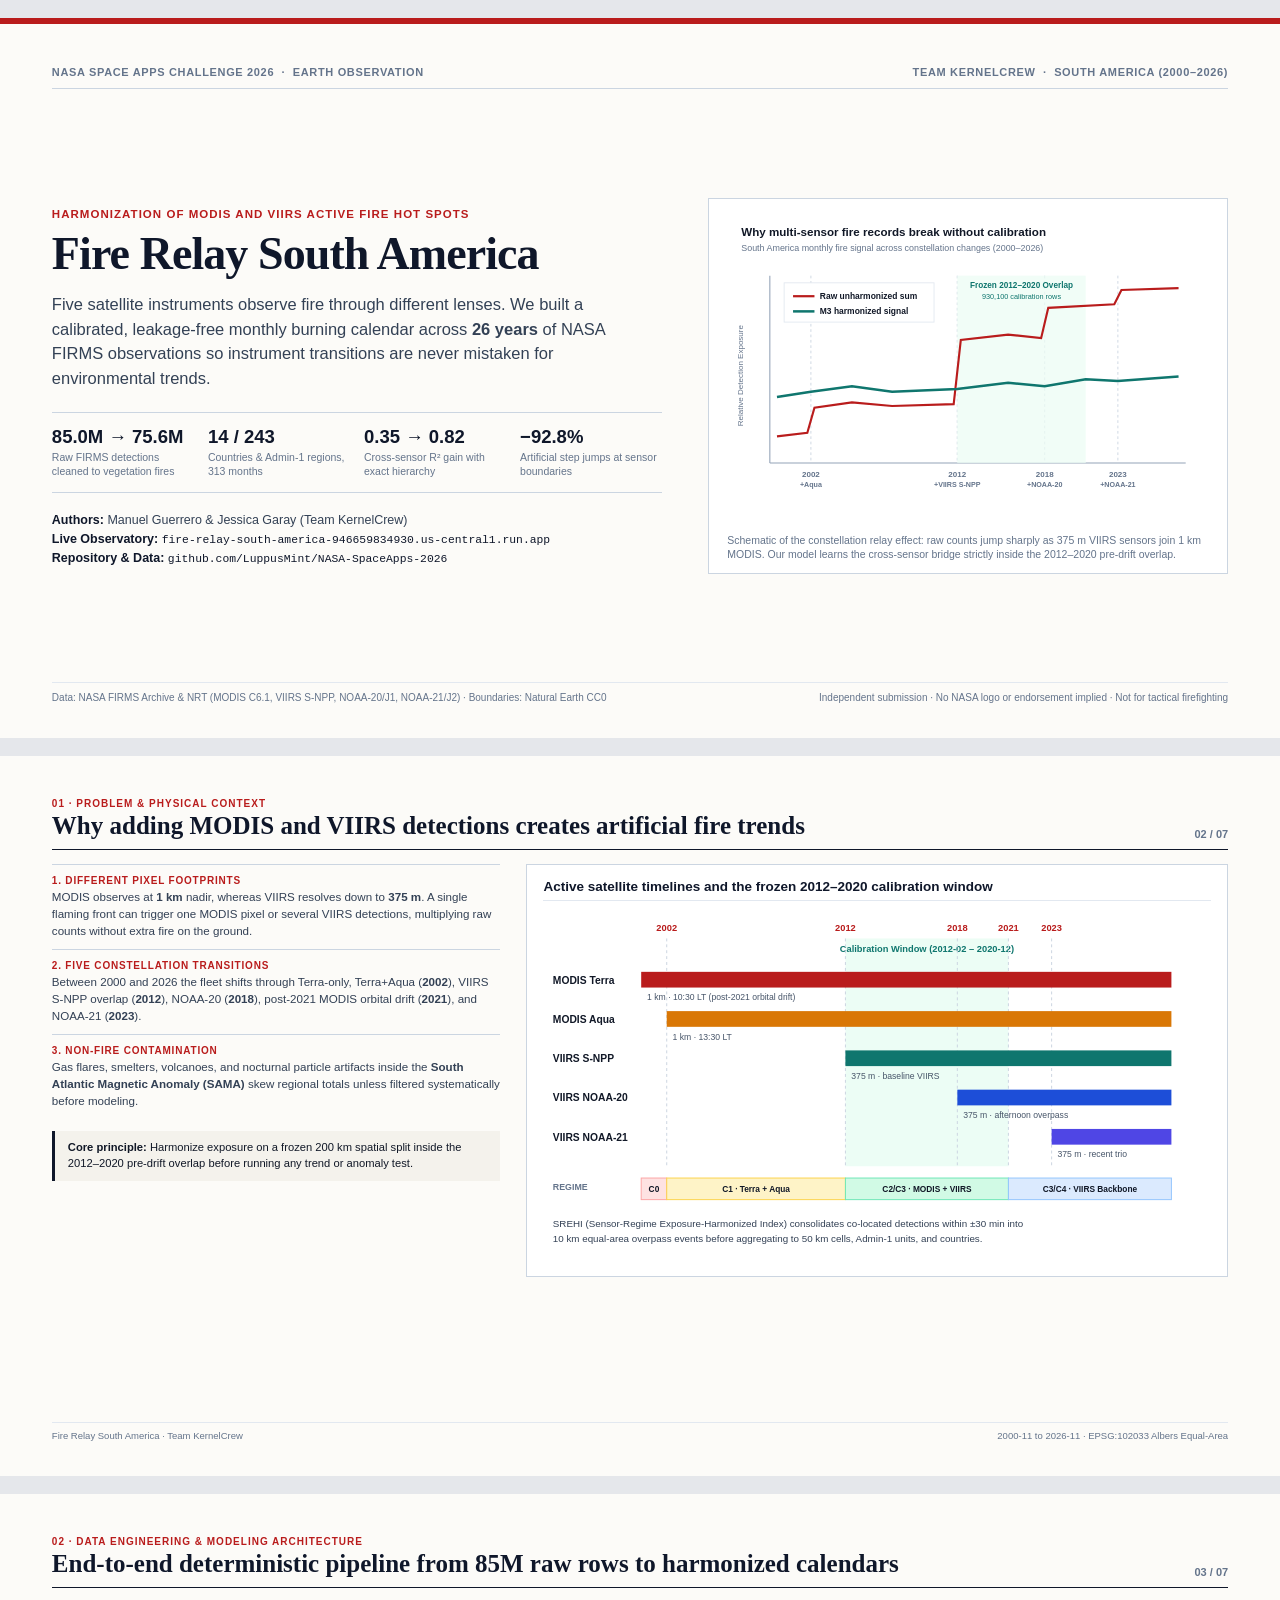
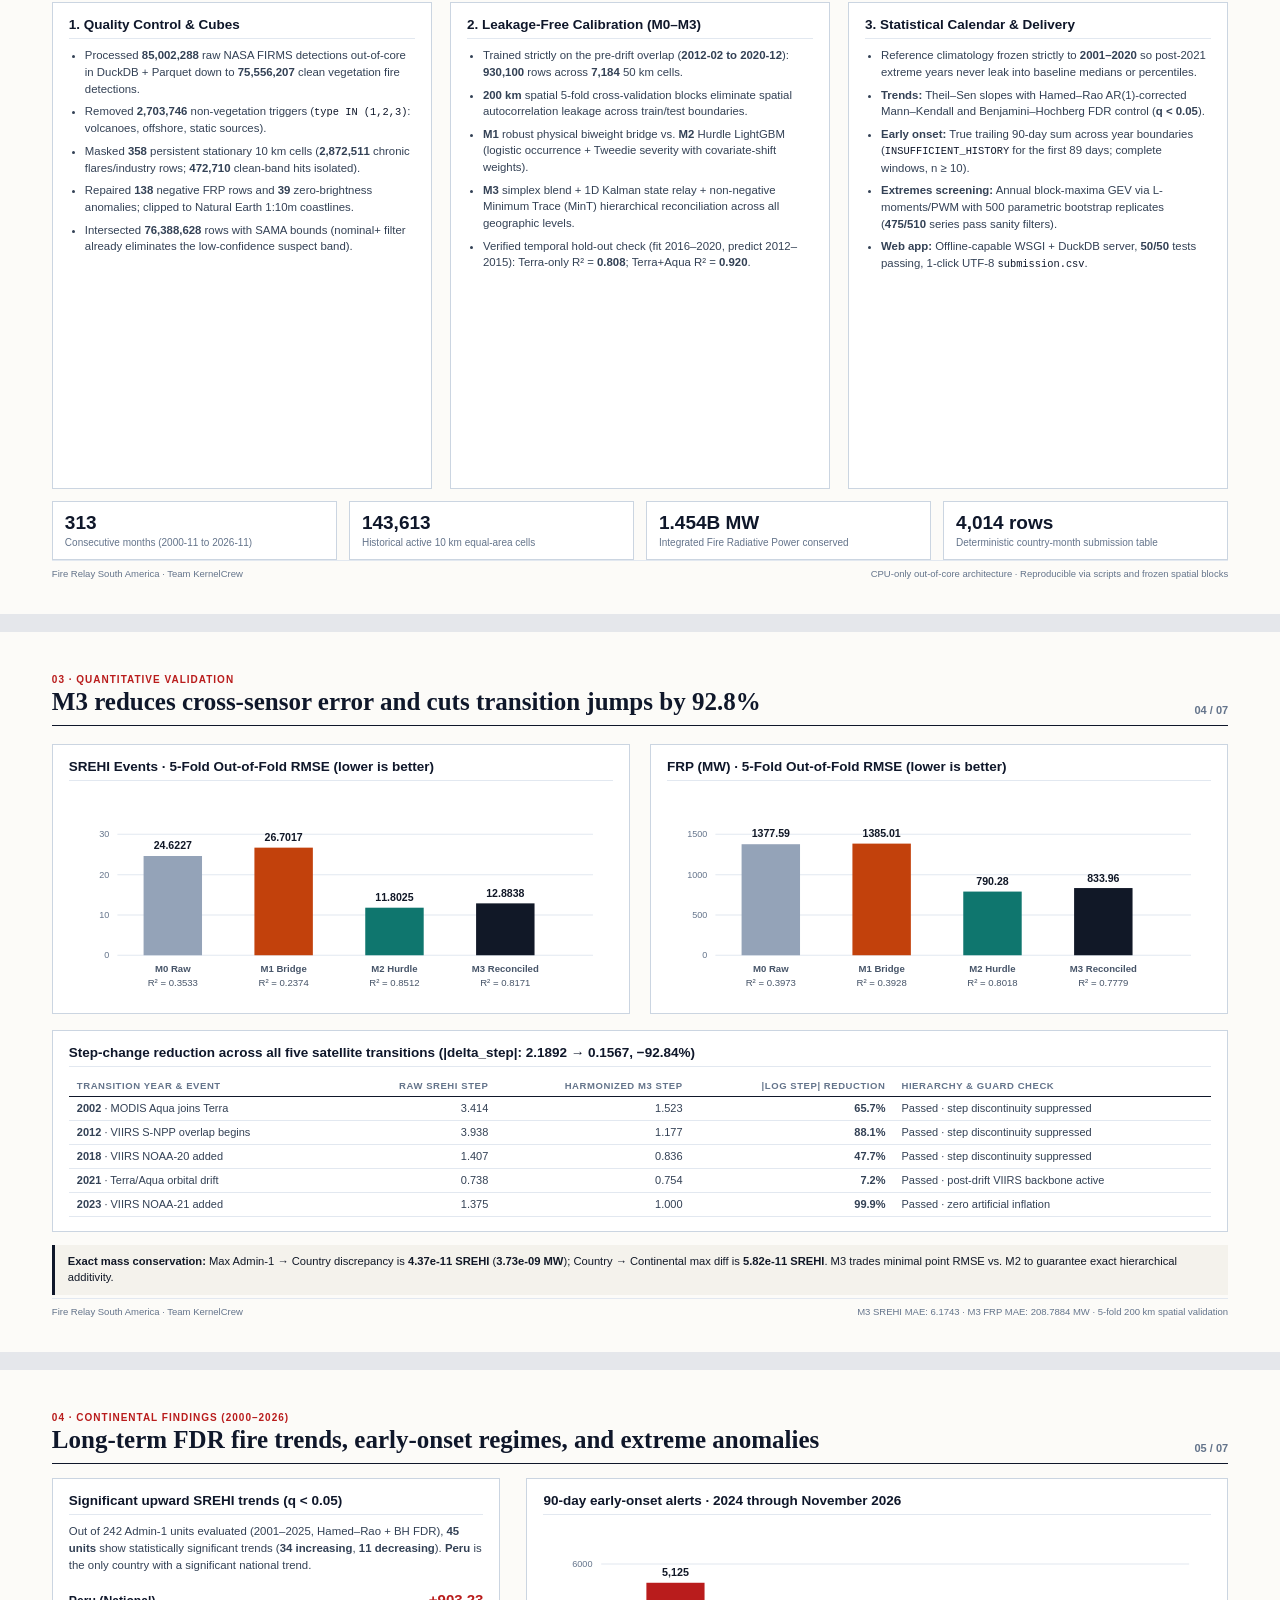
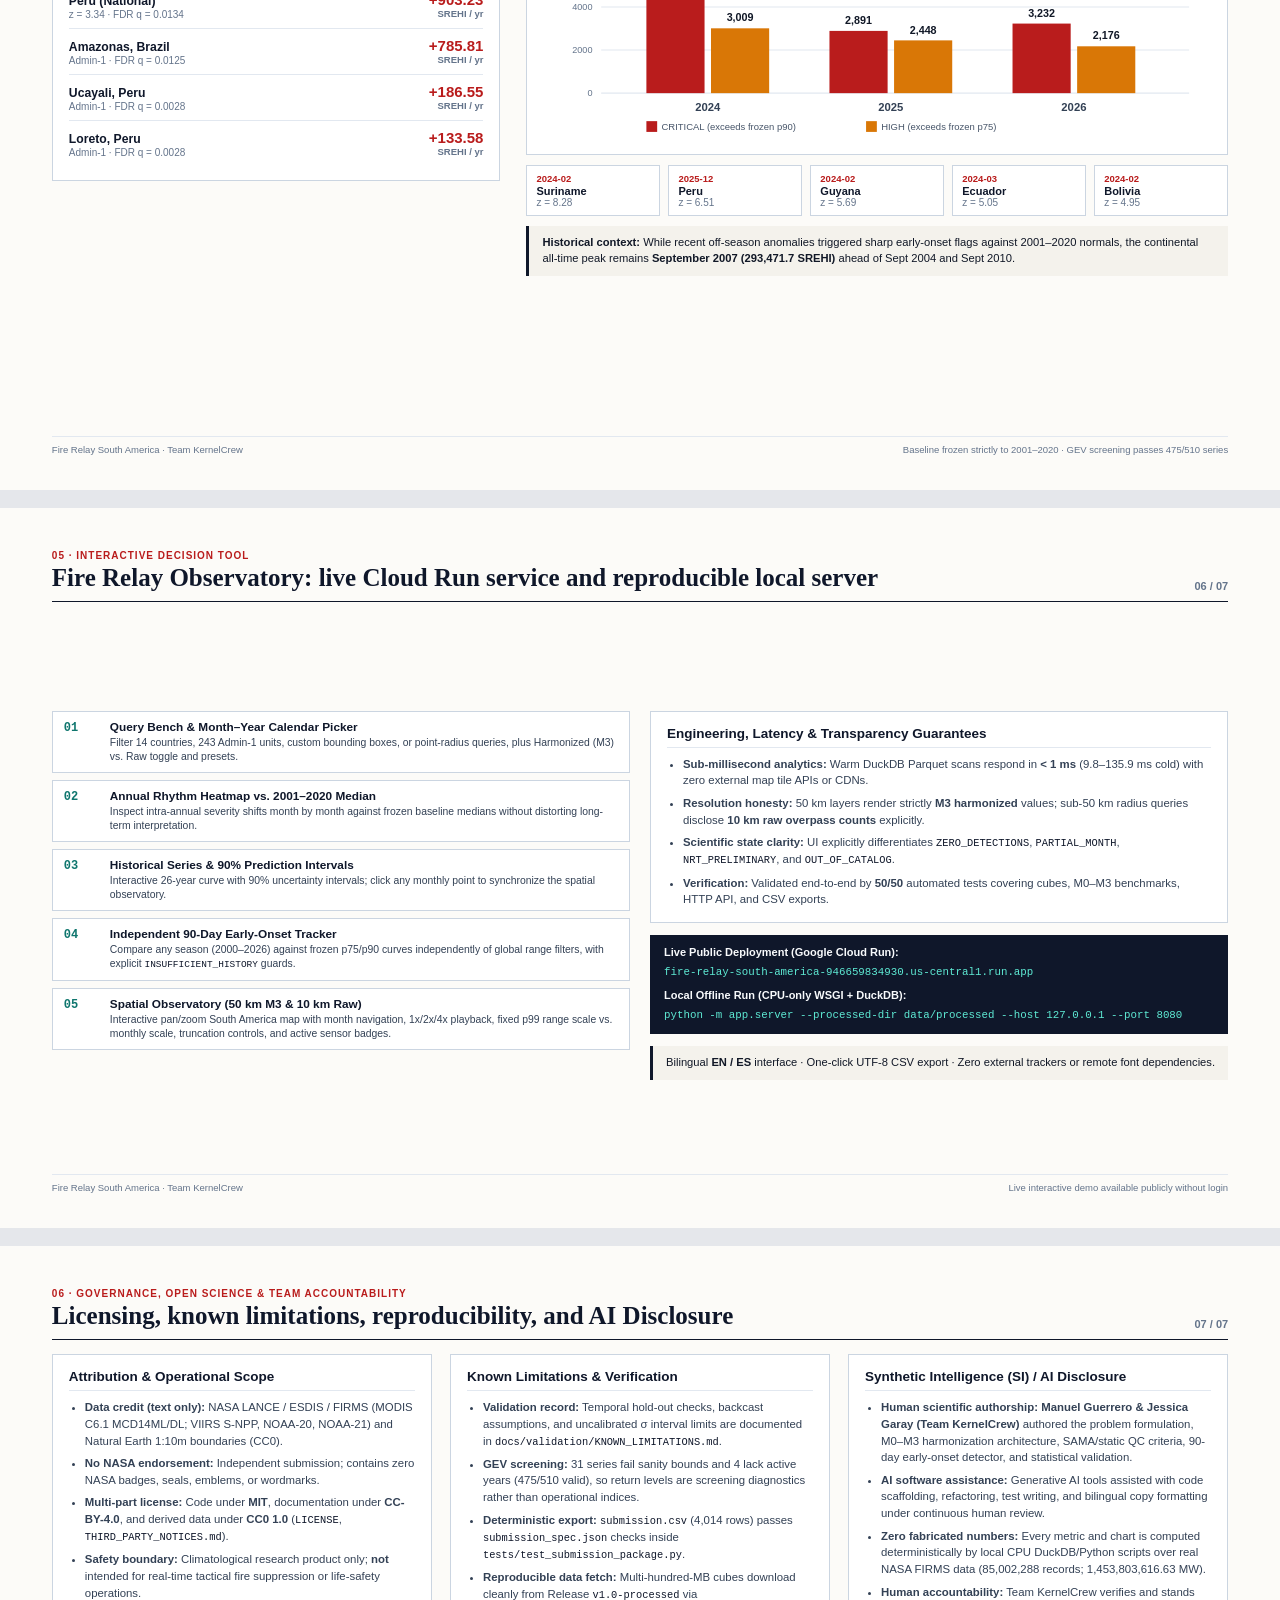
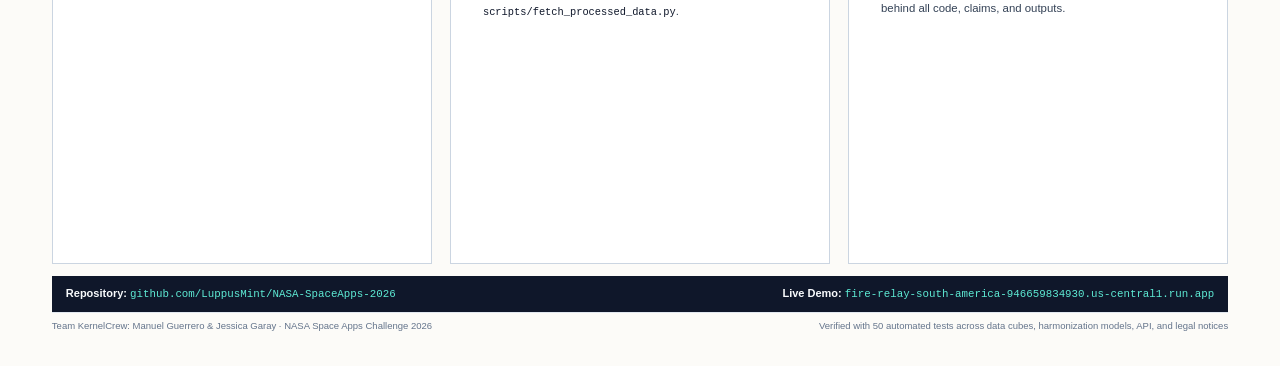
<file: docs/presentation.html>
<!doctype html>
<html lang="en">
<head>
<meta charset="utf-8">
<meta name="viewport" content="width=device-width, initial-scale=1">
<title>Fire Relay South America — KernelCrew (NASA Space Apps Challenge 2026)</title>
<style>
  @page { size: 13.333in 7.5in; margin: 0; }

  :root {
    --ink: #111827;
    --ink-soft: #334155;
    --muted: #64748b;
    --line: #e2e8f0;
    --line-strong: #cbd5e1;
    --paper: #fcfbf8;
    --surface: #ffffff;
    --subtle: #f4f2ec;
    --accent: #b45309;
    --fire: #b91c1c;
    --teal: #0f766e;
    --teal-soft: #ecfdf5;
    --navy: #0f172a;
    --blue: #1d4ed8;
  }

  * { box-sizing: border-box; }
  html, body { margin: 0; padding: 0; background: #e5e7eb; }

  body {
    color: var(--ink);
    font-family: "Inter", "Segoe UI", "Helvetica Neue", Arial, sans-serif;
    -webkit-font-smoothing: antialiased;
    -webkit-print-color-adjust: exact;
    print-color-adjust: exact;
  }

  .slide {
    position: relative;
    width: 13.333in;
    height: 7.5in;
    padding: 0.44in 0.54in 0.36in;
    margin: 18px auto;
    overflow: hidden;
    background: var(--paper);
    display: flex;
    flex-direction: column;
    justify-content: space-between;
    break-after: page;
    page-break-after: always;
  }

  .slide:last-of-type {
    break-after: auto;
    page-break-after: auto;
    margin-bottom: 0;
  }

  @media print {
    html, body { background: var(--paper); }
    .slide {
      margin: 0 !important;
      padding: 0.38in 0.50in 0.30in;
      height: 7.49in;
      width: 13.333in;
      box-shadow: none;
    }
  }

  /* Cover Slide (Editorial Clean Light Layout) */
  #slide-1 {
    background: var(--paper);
    border-top: 6px solid var(--fire);
  }

  .cover-bar {
    display: flex;
    justify-content: space-between;
    align-items: center;
    border-bottom: 1px solid var(--line-strong);
    padding-bottom: 10px;
    font-size: 11px;
    font-weight: 600;
    letter-spacing: 0.06em;
    text-transform: uppercase;
    color: var(--muted);
  }

  .cover-grid {
    display: grid;
    grid-template-columns: 1.08fr 0.92fr;
    gap: 0.48in;
    align-items: center;
    margin: auto 0;
  }

  .cover-eyebrow {
    display: inline-block;
    color: var(--fire);
    font-size: 11.5px;
    font-weight: 700;
    letter-spacing: 0.09em;
    text-transform: uppercase;
    margin-bottom: 10px;
  }

  #slide-1 h1 {
    margin: 0 0 14px;
    font-family: "Georgia", "Times New Roman", serif;
    font-size: 46px;
    line-height: 1.06;
    letter-spacing: -0.02em;
    color: var(--navy);
    font-weight: 700;
  }

  .cover-lead {
    margin: 0 0 22px;
    font-size: 16.5px;
    line-height: 1.48;
    color: var(--ink-soft);
    max-width: 95%;
  }

  .cover-metrics {
    display: grid;
    grid-template-columns: repeat(4, 1fr);
    gap: 14px;
    border-top: 1px solid var(--line-strong);
    border-bottom: 1px solid var(--line-strong);
    padding: 14px 0;
  }

  .cm-val {
    font-size: 18.5px;
    font-weight: 800;
    color: var(--navy);
    font-variant-numeric: tabular-nums;
    white-space: nowrap;
    line-height: 1.1;
  }

  .cm-lbl {
    margin-top: 4px;
    font-size: 10.5px;
    color: var(--muted);
    line-height: 1.28;
  }

  .cover-meta {
    margin-top: 18px;
    font-size: 12.5px;
    color: var(--ink-soft);
    line-height: 1.5;
  }

  .cover-meta strong { color: var(--navy); }

  .cover-figure {
    background: var(--surface);
    border: 1px solid var(--line-strong);
    padding: 16px 18px 12px;
  }

  .fig-caption {
    font-size: 10.5px;
    color: var(--muted);
    margin-top: 6px;
    line-height: 1.35;
  }

  .cover-footer {
    display: flex;
    justify-content: space-between;
    align-items: center;
    border-top: 1px solid var(--line);
    padding-top: 9px;
    font-size: 10px;
    color: var(--muted);
  }

  /* Shared Inner Slide Header & Footer */
  .head {
    display: flex;
    justify-content: space-between;
    align-items: flex-end;
    border-bottom: 1.5px solid var(--navy);
    padding-bottom: 9px;
    margin-bottom: 14px;
  }

  .kicker {
    display: block;
    font-size: 10px;
    font-weight: 700;
    letter-spacing: 0.1em;
    text-transform: uppercase;
    color: var(--fire);
    margin-bottom: 3px;
  }

  h2 {
    margin: 0;
    font-family: "Georgia", "Times New Roman", serif;
    font-size: 25px;
    line-height: 1.12;
    color: var(--navy);
    font-weight: 700;
  }

  .page-num {
    font-size: 11px;
    font-weight: 700;
    color: var(--muted);
    font-variant-numeric: tabular-nums;
  }

  .foot {
    display: flex;
    justify-content: space-between;
    align-items: center;
    border-top: 1px solid var(--line);
    padding-top: 7px;
    font-size: 9.5px;
    color: var(--muted);
  }

  /* Editorial Blocks & Tables */
  .cols-2 {
    display: grid;
    grid-template-columns: 0.39fr 0.61fr;
    gap: 26px;
    align-items: start;
    flex: 1;
  }

  .cols-equal {
    display: grid;
    grid-template-columns: 1fr 1fr;
    gap: 20px;
    align-items: start;
  }

  .cols-3 {
    display: grid;
    grid-template-columns: repeat(3, 1fr);
    gap: 18px;
    flex: 1;
    align-items: stretch;
  }

  .panel {
    background: var(--surface);
    border: 1px solid var(--line-strong);
    padding: 14px 16px;
  }

  .panel h3 {
    margin: 0 0 8px;
    font-size: 13.5px;
    font-weight: 700;
    color: var(--navy);
    border-bottom: 1px solid var(--line);
    padding-bottom: 6px;
  }

  .panel p, .panel li {
    margin: 0;
    font-size: 11.4px;
    line-height: 1.46;
    color: var(--ink-soft);
  }

  .panel ul {
    margin: 0;
    padding-left: 16px;
  }

  .panel li + li { margin-top: 6px; }

  .num-item {
    border-top: 1px solid var(--line-strong);
    padding: 10px 0;
  }
  .num-item:last-child { border-bottom: 1px solid var(--line-strong); }

  .num-tag {
    font-size: 10px;
    font-weight: 700;
    text-transform: uppercase;
    letter-spacing: 0.08em;
    color: var(--fire);
    margin-bottom: 3px;
  }

  .num-item p {
    margin: 0;
    font-size: 11.6px;
    line-height: 1.44;
    color: var(--ink-soft);
  }

  .note-bar {
    background: var(--subtle);
    border-left: 3px solid var(--navy);
    padding: 9px 13px;
    font-size: 11.2px;
    line-height: 1.42;
    color: var(--ink);
  }

  .mono {
    font-family: "JetBrains Mono", "Consolas", monospace;
    font-size: 0.91em;
    color: var(--navy);
  }

  table {
    width: 100%;
    border-collapse: collapse;
    font-size: 11px;
    font-variant-numeric: tabular-nums;
  }

  th {
    text-align: left;
    font-size: 9.5px;
    text-transform: uppercase;
    letter-spacing: 0.06em;
    color: var(--muted);
    border-bottom: 1.5px solid var(--navy);
    padding: 5px 8px;
  }

  td {
    padding: 5.5px 8px;
    border-bottom: 1px solid var(--line);
    color: var(--ink-soft);
  }

  th.num, td.num { text-align: right; }

  .kpi-strip {
    display: grid;
    grid-template-columns: repeat(4, 1fr);
    gap: 12px;
    margin-top: 12px;
  }

  .kpi {
    background: var(--surface);
    border: 1px solid var(--line-strong);
    padding: 10px 12px;
  }

  .kpi .v {
    font-size: 19px;
    font-weight: 800;
    color: var(--navy);
    font-variant-numeric: tabular-nums;
  }

  .kpi .k {
    margin-top: 3px;
    font-size: 10px;
    color: var(--muted);
    line-height: 1.25;
  }

  .trend-row {
    display: flex;
    justify-content: space-between;
    align-items: baseline;
    padding: 8px 0;
    border-bottom: 1px solid var(--line);
  }
  .trend-row:last-child { border-bottom: none; }
  .trend-name { font-size: 12.2px; font-weight: 700; color: var(--navy); }
  .trend-meta { font-size: 10px; color: var(--muted); margin-top: 1px; }
  .trend-val { font-size: 15px; font-weight: 800; color: var(--fire); font-variant-numeric: tabular-nums; text-align: right; }
  .trend-val span { display: block; font-size: 9.5px; font-weight: 600; color: var(--muted); }

  .anom-strip {
    display: grid;
    grid-template-columns: repeat(5, 1fr);
    gap: 8px;
    margin-top: 10px;
  }
  .anom {
    background: var(--surface);
    border: 1px solid var(--line-strong);
    padding: 7px 9px;
  }
  .anom .dt { font-size: 9.5px; font-weight: 700; color: var(--fire); }
  .anom .pl { font-size: 11px; font-weight: 700; color: var(--navy); margin-top: 1px; }
  .anom .zz { font-size: 10px; color: var(--muted); font-variant-numeric: tabular-nums; }

  .module-list {
    display: flex;
    flex-direction: column;
    gap: 7px;
  }
  .mod-row {
    display: grid;
    grid-template-columns: 36px 1fr;
    gap: 10px;
    align-items: start;
    background: var(--surface);
    border: 1px solid var(--line-strong);
    padding: 8px 11px;
  }
  .mod-id {
    font-family: "JetBrains Mono", "Consolas", monospace;
    font-size: 12px;
    font-weight: 800;
    color: var(--teal);
    padding-top: 1px;
  }
  .mod-title { font-size: 11.8px; font-weight: 700; color: var(--navy); }
  .mod-desc { font-size: 10.4px; color: var(--ink-soft); margin-top: 2px; line-height: 1.35; }

  .url-box {
    background: var(--navy);
    color: #f8fafc;
    padding: 10px 14px;
    font-size: 11px;
    line-height: 1.45;
  }
  .url-box code {
    font-family: "JetBrains Mono", "Consolas", monospace;
    color: #5eead4;
    font-size: 10.8px;
  }
</style>
</head>
<body>

<!-- SLIDE 1: COVER -->
<section class="slide" id="slide-1">
  <div class="cover-bar">
    <span>NASA Space Apps Challenge 2026 &nbsp;·&nbsp; Earth Observation</span>
    <span>Team KernelCrew &nbsp;·&nbsp; South America (2000–2026)</span>
  </div>

  <div class="cover-grid">
    <div>
      <span class="cover-eyebrow">Harmonization of MODIS and VIIRS Active Fire Hot Spots</span>
      <h1>Fire Relay South America</h1>
      <p class="cover-lead">
        Five satellite instruments observe fire through different lenses. We built a calibrated,
        leakage-free monthly burning calendar across <strong>26 years</strong> of NASA FIRMS
        observations so instrument transitions are never mistaken for environmental trends.
      </p>

      <div class="cover-metrics">
        <div>
          <div class="cm-val">85.0M → 75.6M</div>
          <div class="cm-lbl">Raw FIRMS detections cleaned to vegetation fires</div>
        </div>
        <div>
          <div class="cm-val">14 / 243</div>
          <div class="cm-lbl">Countries &amp; Admin-1 regions, 313 months</div>
        </div>
        <div>
          <div class="cm-val">0.35 → 0.82</div>
          <div class="cm-lbl">Cross-sensor R² gain with exact hierarchy</div>
        </div>
        <div>
          <div class="cm-val">−92.8%</div>
          <div class="cm-lbl">Artificial step jumps at sensor boundaries</div>
        </div>
      </div>

      <div class="cover-meta">
        <div><strong>Authors:</strong> Manuel Guerrero &amp; Jessica Garay (Team KernelCrew)</div>
        <div><strong>Live Observatory:</strong> <span class="mono">fire-relay-south-america-946659834930.us-central1.run.app</span></div>
        <div><strong>Repository &amp; Data:</strong> <span class="mono">github.com/LuppusMint/NASA-SpaceApps-2026</span></div>
      </div>
    </div>

    <div class="cover-figure">
      <svg viewBox="0 0 540 345" role="img" aria-label="Conceptual comparison showing how raw sensor additions create artificial upward jumps whereas M3 harmonization produces a continuous record">
        <rect x="0" y="0" width="540" height="345" fill="#ffffff"/>
        <text x="16" y="24" fill="#111827" font-size="13" font-weight="700">Why multi-sensor fire records break without calibration</text>
        <text x="16" y="40" fill="#64748b" font-size="10">South America monthly fire signal across constellation changes (2000–2026)</text>

        <!-- Axes -->
        <line x1="48" y1="278" x2="514" y2="278" stroke="#94a3b8" stroke-width="1.2"/>
        <line x1="48" y1="68" x2="48" y2="278" stroke="#94a3b8" stroke-width="1.2"/>

        <!-- Transition dashed verticals -->
        <g stroke="#cbd5e1" stroke-width="1" stroke-dasharray="3 3">
          <line x1="94" y1="68" x2="94" y2="278"/>
          <line x1="258" y1="68" x2="258" y2="278"/>
          <line x1="356" y1="68" x2="356" y2="278"/>
          <line x1="438" y1="68" x2="438" y2="278"/>
        </g>

        <!-- Regime labels -->
        <g fill="#64748b" font-size="9" text-anchor="middle" font-weight="600">
          <text x="94" y="294">2002</text>
          <text x="94" y="305" font-size="8">+Aqua</text>
          <text x="258" y="294">2012</text>
          <text x="258" y="305" font-size="8">+VIIRS S-NPP</text>
          <text x="356" y="294">2018</text>
          <text x="356" y="305" font-size="8">+NOAA-20</text>
          <text x="438" y="294">2023</text>
          <text x="438" y="305" font-size="8">+NOAA-21</text>
        </g>

        <!-- Shaded frozen overlap window -->
        <rect x="258" y="68" width="144" height="210" fill="#ecfdf5" opacity="0.75"/>
        <text x="330" y="82" fill="#0f766e" font-size="9.2" font-weight="700" text-anchor="middle">Frozen 2012–2020 Overlap</text>
        <text x="330" y="94" fill="#0f766e" font-size="8.2" text-anchor="middle">930,100 calibration rows</text>

        <!-- Unharmonized raw step curve (red) -->
        <polyline fill="none" stroke="#b91c1c" stroke-width="2.4"
          points="56,248 90,244 98,216 140,210 185,214 254,212 262,140 315,134 352,138 360,104 434,100 442,84 506,82"/>

        <!-- Harmonized continuous curve (teal) -->
        <polyline fill="none" stroke="#0f766e" stroke-width="2.8"
          points="56,204 94,198 140,192 185,198 258,195 315,188 356,192 402,184 438,186 506,181"/>

        <!-- Legend -->
        <rect x="64" y="76" width="168" height="44" fill="#ffffff" stroke="#e2e8f0"/>
        <line x1="74" y1="91" x2="98" y2="91" stroke="#b91c1c" stroke-width="2.5"/>
        <text x="104" y="94" fill="#111827" font-size="9.5" font-weight="600">Raw unharmonized sum</text>
        <line x1="74" y1="108" x2="98" y2="108" stroke="#0f766e" stroke-width="2.8"/>
        <text x="104" y="111" fill="#111827" font-size="9.5" font-weight="600">M3 harmonized signal</text>

        <!-- Vertical Y label -->
        <text x="18" y="180" fill="#64748b" font-size="9" transform="rotate(-90 18 180)" text-anchor="middle">Relative Detection Exposure</text>
      </svg>
      <div class="fig-caption">
        Schematic of the constellation relay effect: raw counts jump sharply as 375 m VIIRS sensors join 1 km MODIS.
        Our model learns the cross-sensor bridge strictly inside the 2012–2020 pre-drift overlap.
      </div>
    </div>
  </div>

  <div class="cover-footer">
    <span>Data: NASA FIRMS Archive &amp; NRT (MODIS C6.1, VIIRS S-NPP, NOAA-20/J1, NOAA-21/J2) · Boundaries: Natural Earth CC0</span>
    <span>Independent submission · No NASA logo or endorsement implied · Not for tactical firefighting</span>
  </div>
</section>

<!-- SLIDE 2: THE RELAY PROBLEM -->
<section class="slide" id="slide-2">
  <div class="head">
    <div>
      <span class="kicker">01 · Problem &amp; Physical Context</span>
      <h2>Why adding MODIS and VIIRS detections creates artificial fire trends</h2>
    </div>
    <span class="page-num">02 / 07</span>
  </div>

  <div class="cols-2">
    <div>
      <div class="num-item">
        <div class="num-tag">1. Different Pixel Footprints</div>
        <p>MODIS observes at <strong>1 km</strong> nadir, whereas VIIRS resolves down to <strong>375 m</strong>. A single flaming front can trigger one MODIS pixel or several VIIRS detections, multiplying raw counts without extra fire on the ground.</p>
      </div>
      <div class="num-item">
        <div class="num-tag">2. Five Constellation Transitions</div>
        <p>Between 2000 and 2026 the fleet shifts through Terra-only, Terra+Aqua (<strong>2002</strong>), VIIRS S-NPP overlap (<strong>2012</strong>), NOAA-20 (<strong>2018</strong>), post-2021 MODIS orbital drift (<strong>2021</strong>), and NOAA-21 (<strong>2023</strong>).</p>
      </div>
      <div class="num-item">
        <div class="num-tag">3. Non-Fire Contamination</div>
        <p>Gas flares, smelters, volcanoes, and nocturnal particle artifacts inside the <strong>South Atlantic Magnetic Anomaly (SAMA)</strong> skew regional totals unless filtered systematically before modeling.</p>
      </div>
      <div class="note-bar" style="margin-top: 12px;">
        <strong>Core principle:</strong> Harmonize exposure on a frozen 200 km spatial split inside the 2012–2020 pre-drift overlap before running any trend or anomaly test.
      </div>
    </div>

    <div class="panel">
      <h3>Active satellite timelines and the frozen 2012–2020 calibration window</h3>
      <svg viewBox="0 0 680 355" role="img" aria-label="Satellite active windows for MODIS Terra, MODIS Aqua, VIIRS S-NPP, NOAA-20, and NOAA-21 from 2000 to 2026">
        <rect x="0" y="0" width="680" height="355" fill="#ffffff"/>
        <!-- Frozen calibration highlight -->
        <rect x="308" y="30" width="166" height="232" fill="#ecfdf5"/>
        <text x="391" y="44" fill="#0f766e" font-size="9.5" font-weight="700" text-anchor="middle">Calibration Window (2012-02 – 2020-12)</text>

        <!-- Boundary lines -->
        <g stroke="#cbd5e1" stroke-width="1" stroke-dasharray="3 3">
          <line x1="126" y1="30" x2="126" y2="262"/>
          <line x1="308" y1="30" x2="308" y2="262"/>
          <line x1="422" y1="30" x2="422" y2="262"/>
          <line x1="474" y1="30" x2="474" y2="262"/>
          <line x1="518" y1="30" x2="518" y2="262"/>
        </g>

        <g fill="#b91c1c" font-size="9.5" font-weight="700" text-anchor="middle">
          <text x="126" y="22">2002</text>
          <text x="308" y="22">2012</text>
          <text x="422" y="22">2018</text>
          <text x="474" y="22">2021</text>
          <text x="518" y="22">2023</text>
        </g>

        <!-- Labels -->
        <g fill="#111827" font-size="10.5" font-weight="700">
          <text x="10" y="76">MODIS Terra</text>
          <text x="10" y="116">MODIS Aqua</text>
          <text x="10" y="156">VIIRS S-NPP</text>
          <text x="10" y="196">VIIRS NOAA-20</text>
          <text x="10" y="236">VIIRS NOAA-21</text>
        </g>

        <!-- Timeline Bars -->
        <rect x="100" y="64" width="540" height="16" fill="#b91c1c"/>
        <rect x="126" y="104" width="514" height="16" fill="#d97706"/>
        <rect x="308" y="144" width="332" height="16" fill="#0f766e"/>
        <rect x="422" y="184" width="218" height="16" fill="#1d4ed8"/>
        <rect x="518" y="224" width="122" height="16" fill="#4f46e5"/>

        <g fill="#475569" font-size="8.8">
          <text x="106" y="93">1 km · 10:30 LT (post-2021 orbital drift)</text>
          <text x="132" y="133">1 km · 13:30 LT</text>
          <text x="314" y="173">375 m · baseline VIIRS</text>
          <text x="428" y="213">375 m · afternoon overpass</text>
          <text x="524" y="253">375 m · recent trio</text>
        </g>

        <!-- Bottom regimes -->
        <text x="10" y="286" fill="#64748b" font-size="9" font-weight="700">REGIME</text>
        <rect x="100" y="274" width="26" height="22" fill="#fee2e2" stroke="#fca5a5"/>
        <rect x="126" y="274" width="182" height="22" fill="#fef3c7" stroke="#fcd34d"/>
        <rect x="308" y="274" width="166" height="22" fill="#d1fae5" stroke="#6ee7b7"/>
        <rect x="474" y="274" width="166" height="22" fill="#dbeafe" stroke="#93c5fd"/>
        <g fill="#111827" font-size="8.5" font-weight="700" text-anchor="middle">
          <text x="113" y="288">C0</text>
          <text x="217" y="288">C1 · Terra + Aqua</text>
          <text x="391" y="288">C2/C3 · MODIS + VIIRS</text>
          <text x="557" y="288">C3/C4 · VIIRS Backbone</text>
        </g>

        <text x="10" y="324" fill="#334155" font-size="10">
          SREHI (Sensor-Regime Exposure-Harmonized Index) consolidates co-located detections within ±30 min into
        </text>
        <text x="10" y="339" fill="#334155" font-size="10">
          10 km equal-area overpass events before aggregating to 50 km cells, Admin-1 units, and countries.
        </text>
      </svg>
    </div>
  </div>

  <div class="foot">
    <span>Fire Relay South America · Team KernelCrew</span>
    <span>2000-11 to 2026-11 · EPSG:102033 Albers Equal-Area</span>
  </div>
</section>

<!-- SLIDE 3: ARCHITECTURE & QUALITY CONTROL -->
<section class="slide" id="slide-3">
  <div class="head">
    <div>
      <span class="kicker">02 · Data Engineering &amp; Modeling Architecture</span>
      <h2>End-to-end deterministic pipeline from 85M raw rows to harmonized calendars</h2>
    </div>
    <span class="page-num">03 / 07</span>
  </div>

  <div class="cols-3">
    <div class="panel">
      <h3>1. Quality Control &amp; Cubes</h3>
      <ul>
        <li>Processed <strong>85,002,288</strong> raw NASA FIRMS detections out-of-core in DuckDB + Parquet down to <strong>75,556,207</strong> clean vegetation fire detections.</li>
        <li>Removed <strong>2,703,746</strong> non-vegetation triggers (<span class="mono">type IN (1,2,3)</span>: volcanoes, offshore, static sources).</li>
        <li>Masked <strong>358</strong> persistent stationary 10 km cells (<strong>2,872,511</strong> chronic flares/industry rows; <strong>472,710</strong> clean-band hits isolated).</li>
        <li>Repaired <strong>138</strong> negative FRP rows and <strong>39</strong> zero-brightness anomalies; clipped to Natural Earth 1:10m coastlines.</li>
        <li>Intersected <strong>76,388,628</strong> rows with SAMA bounds (nominal+ filter already eliminates the low-confidence suspect band).</li>
      </ul>
    </div>

    <div class="panel">
      <h3>2. Leakage-Free Calibration (M0–M3)</h3>
      <ul>
        <li>Trained strictly on the pre-drift overlap (<strong>2012-02 to 2020-12</strong>): <strong>930,100</strong> rows across <strong>7,184</strong> 50 km cells.</li>
        <li><strong>200 km</strong> spatial 5-fold cross-validation blocks eliminate spatial autocorrelation leakage across train/test boundaries.</li>
        <li><strong>M1</strong> robust physical biweight bridge vs. <strong>M2</strong> Hurdle LightGBM (logistic occurrence + Tweedie severity with covariate-shift weights).</li>
        <li><strong>M3</strong> simplex blend + 1D Kalman state relay + non-negative Minimum Trace (MinT) hierarchical reconciliation across all geographic levels.</li>
        <li>Verified temporal hold-out check (fit 2016–2020, predict 2012–2015): Terra-only R² = <strong>0.808</strong>; Terra+Aqua R² = <strong>0.920</strong>.</li>
      </ul>
    </div>

    <div class="panel">
      <h3>3. Statistical Calendar &amp; Delivery</h3>
      <ul>
        <li>Reference climatology frozen strictly to <strong>2001–2020</strong> so post-2021 extreme years never leak into baseline medians or percentiles.</li>
        <li><strong>Trends:</strong> Theil–Sen slopes with Hamed–Rao AR(1)-corrected Mann–Kendall and Benjamini–Hochberg FDR control (<strong>q &lt; 0.05</strong>).</li>
        <li><strong>Early onset:</strong> True trailing 90-day sum across year boundaries (<span class="mono">INSUFFICIENT_HISTORY</span> for the first 89 days; complete windows, n ≥ 10).</li>
        <li><strong>Extremes screening:</strong> Annual block-maxima GEV via L-moments/PWM with 500 parametric bootstrap replicates (<strong>475/510</strong> series pass sanity filters).</li>
        <li><strong>Web app:</strong> Offline-capable WSGI + DuckDB server, <strong>50/50</strong> tests passing, 1-click UTF-8 <span class="mono">submission.csv</span>.</li>
      </ul>
    </div>
  </div>

  <div class="kpi-strip">
    <div class="kpi"><div class="v">313</div><div class="k">Consecutive months (2000-11 to 2026-11)</div></div>
    <div class="kpi"><div class="v">143,613</div><div class="k">Historical active 10 km equal-area cells</div></div>
    <div class="kpi"><div class="v">1.454B MW</div><div class="k">Integrated Fire Radiative Power conserved</div></div>
    <div class="kpi"><div class="v">4,014 rows</div><div class="k">Deterministic country-month submission table</div></div>
  </div>

  <div class="foot">
    <span>Fire Relay South America · Team KernelCrew</span>
    <span>CPU-only out-of-core architecture · Reproducible via scripts and frozen spatial blocks</span>
  </div>
</section>

<!-- SLIDE 4: QUANTITATIVE BENCHMARK -->
<section class="slide" id="slide-4">
  <div class="head">
    <div>
      <span class="kicker">03 · Quantitative Validation</span>
      <h2>M3 reduces cross-sensor error and cuts transition jumps by 92.8%</h2>
    </div>
    <span class="page-num">04 / 07</span>
  </div>

  <div class="cols-equal">
    <div class="panel">
      <h3>SREHI Events · 5-Fold Out-of-Fold RMSE (lower is better)</h3>
      <svg viewBox="0 0 540 205" role="img" aria-label="SREHI RMSE across M0 24.6227, M1 26.7017, M2 11.8025, M3 12.8838">
        <rect x="0" y="0" width="540" height="205" fill="#ffffff"/>
        <g stroke="#e2e8f0" stroke-width="1">
          <line x1="48" y1="165" x2="520" y2="165"/>
          <line x1="48" y1="125" x2="520" y2="125"/>
          <line x1="48" y1="85" x2="520" y2="85"/>
          <line x1="48" y1="45" x2="520" y2="45"/>
        </g>
        <g fill="#64748b" font-size="9" text-anchor="end">
          <text x="40" y="168">0</text>
          <text x="40" y="128">10</text>
          <text x="40" y="88">20</text>
          <text x="40" y="48">30</text>
        </g>
        <rect x="74" y="66.5" width="58" height="98.5" fill="#94a3b8"/>
        <rect x="184" y="58.2" width="58" height="106.8" fill="#c2410c"/>
        <rect x="294" y="117.8" width="58" height="47.2" fill="#0f766e"/>
        <rect x="404" y="113.5" width="58" height="51.5" fill="#111827"/>
        <g fill="#111827" font-size="10.5" font-weight="700" text-anchor="middle">
          <text x="103" y="60">24.6227</text>
          <text x="213" y="52">26.7017</text>
          <text x="323" y="111">11.8025</text>
          <text x="433" y="107">12.8838</text>
        </g>
        <g fill="#475569" font-size="9.5" text-anchor="middle">
          <text x="103" y="182" font-weight="700">M0 Raw</text>
          <text x="213" y="182" font-weight="700">M1 Bridge</text>
          <text x="323" y="182" font-weight="700">M2 Hurdle</text>
          <text x="433" y="182" font-weight="700">M3 Reconciled</text>
          <text x="103" y="196">R² = 0.3533</text>
          <text x="213" y="196">R² = 0.2374</text>
          <text x="323" y="196">R² = 0.8512</text>
          <text x="433" y="196">R² = 0.8171</text>
        </g>
      </svg>
    </div>

    <div class="panel">
      <h3>FRP (MW) · 5-Fold Out-of-Fold RMSE (lower is better)</h3>
      <svg viewBox="0 0 540 205" role="img" aria-label="FRP RMSE across M0 1377.59, M1 1385.01, M2 790.28, M3 833.96">
        <rect x="0" y="0" width="540" height="205" fill="#ffffff"/>
        <g stroke="#e2e8f0" stroke-width="1">
          <line x1="48" y1="165" x2="520" y2="165"/>
          <line x1="48" y1="125" x2="520" y2="125"/>
          <line x1="48" y1="85" x2="520" y2="85"/>
          <line x1="48" y1="45" x2="520" y2="45"/>
        </g>
        <g fill="#64748b" font-size="9" text-anchor="end">
          <text x="40" y="168">0</text>
          <text x="40" y="128">500</text>
          <text x="40" y="88">1000</text>
          <text x="40" y="48">1500</text>
        </g>
        <rect x="74" y="54.8" width="58" height="110.2" fill="#94a3b8"/>
        <rect x="184" y="54.2" width="58" height="110.8" fill="#c2410c"/>
        <rect x="294" y="101.8" width="58" height="63.2" fill="#0f766e"/>
        <rect x="404" y="98.3" width="58" height="66.7" fill="#111827"/>
        <g fill="#111827" font-size="10.5" font-weight="700" text-anchor="middle">
          <text x="103" y="48">1377.59</text>
          <text x="213" y="48">1385.01</text>
          <text x="323" y="95">790.28</text>
          <text x="433" y="92">833.96</text>
        </g>
        <g fill="#475569" font-size="9.5" text-anchor="middle">
          <text x="103" y="182" font-weight="700">M0 Raw</text>
          <text x="213" y="182" font-weight="700">M1 Bridge</text>
          <text x="323" y="182" font-weight="700">M2 Hurdle</text>
          <text x="433" y="182" font-weight="700">M3 Reconciled</text>
          <text x="103" y="196">R² = 0.3973</text>
          <text x="213" y="196">R² = 0.3928</text>
          <text x="323" y="196">R² = 0.8018</text>
          <text x="433" y="196">R² = 0.7779</text>
        </g>
      </svg>
    </div>
  </div>

  <div class="panel" style="margin-top: 12px;">
    <h3>Step-change reduction across all five satellite transitions (|delta_step|: 2.1892 → 0.1567, −92.84%)</h3>
    <table>
      <thead>
        <tr>
          <th>Transition Year &amp; Event</th>
          <th class="num">Raw SREHI Step</th>
          <th class="num">Harmonized M3 Step</th>
          <th class="num">|log step| Reduction</th>
          <th>Hierarchy &amp; Guard Check</th>
        </tr>
      </thead>
      <tbody>
        <tr><td><strong>2002</strong> · MODIS Aqua joins Terra</td><td class="num">3.414</td><td class="num">1.523</td><td class="num"><strong>65.7%</strong></td><td>Passed · step discontinuity suppressed</td></tr>
        <tr><td><strong>2012</strong> · VIIRS S-NPP overlap begins</td><td class="num">3.938</td><td class="num">1.177</td><td class="num"><strong>88.1%</strong></td><td>Passed · step discontinuity suppressed</td></tr>
        <tr><td><strong>2018</strong> · VIIRS NOAA-20 added</td><td class="num">1.407</td><td class="num">0.836</td><td class="num"><strong>47.7%</strong></td><td>Passed · step discontinuity suppressed</td></tr>
        <tr><td><strong>2021</strong> · Terra/Aqua orbital drift</td><td class="num">0.738</td><td class="num">0.754</td><td class="num"><strong>7.2%</strong></td><td>Passed · post-drift VIIRS backbone active</td></tr>
        <tr><td><strong>2023</strong> · VIIRS NOAA-21 added</td><td class="num">1.375</td><td class="num">1.000</td><td class="num"><strong>99.9%</strong></td><td>Passed · zero artificial inflation</td></tr>
      </tbody>
    </table>
  </div>

  <div class="note-bar" style="margin-top: 10px;">
    <strong>Exact mass conservation:</strong> Max Admin-1 → Country discrepancy is <strong>4.37e-11 SREHI</strong> (<strong>3.73e-09 MW</strong>); Country → Continental max diff is <strong>5.82e-11 SREHI</strong>. M3 trades minimal point RMSE vs. M2 to guarantee exact hierarchical additivity.
  </div>

  <div class="foot">
    <span>Fire Relay South America · Team KernelCrew</span>
    <span>M3 SREHI MAE: 6.1743 · M3 FRP MAE: 208.7884 MW · 5-fold 200 km spatial validation</span>
  </div>
</section>

<!-- SLIDE 5: CONTINENTAL FINDINGS -->
<section class="slide" id="slide-5">
  <div class="head">
    <div>
      <span class="kicker">04 · Continental Findings (2000–2026)</span>
      <h2>Long-term FDR fire trends, early-onset regimes, and extreme anomalies</h2>
    </div>
    <span class="page-num">05 / 07</span>
  </div>

  <div class="cols-2">
    <div class="panel">
      <h3>Significant upward SREHI trends (q &lt; 0.05)</h3>
      <p style="margin-bottom: 10px;">
        Out of 242 Admin-1 units evaluated (2001–2025, Hamed–Rao + BH FDR), <strong>45 units</strong> show
        statistically significant trends (<strong>34 increasing</strong>, <strong>11 decreasing</strong>).
        <strong>Peru</strong> is the only country with a significant national trend.
      </p>
      <div class="trend-row">
        <div><div class="trend-name">Peru (National)</div><div class="trend-meta">z = 3.34 · FDR q = 0.0134</div></div>
        <div class="trend-val">+903.23<span>SREHI / yr</span></div>
      </div>
      <div class="trend-row">
        <div><div class="trend-name">Amazonas, Brazil</div><div class="trend-meta">Admin-1 · FDR q = 0.0125</div></div>
        <div class="trend-val">+785.81<span>SREHI / yr</span></div>
      </div>
      <div class="trend-row">
        <div><div class="trend-name">Ucayali, Peru</div><div class="trend-meta">Admin-1 · FDR q = 0.0028</div></div>
        <div class="trend-val">+186.55<span>SREHI / yr</span></div>
      </div>
      <div class="trend-row">
        <div><div class="trend-name">Loreto, Peru</div><div class="trend-meta">Admin-1 · FDR q = 0.0028</div></div>
        <div class="trend-val">+133.58<span>SREHI / yr</span></div>
      </div>
    </div>

    <div>
      <div class="panel">
        <h3>90-day early-onset alerts · 2024 through November 2026</h3>
        <svg viewBox="0 0 620 198" role="img" aria-label="Early onset critical and high alert counts for 2024, 2025, and 2026">
          <rect x="0" y="0" width="620" height="198" fill="#ffffff"/>
          <g stroke="#e2e8f0" stroke-width="1">
            <line x1="54" y1="158" x2="600" y2="158"/>
            <line x1="54" y1="118" x2="600" y2="118"/>
            <line x1="54" y1="78" x2="600" y2="78"/>
            <line x1="54" y1="38" x2="600" y2="38"/>
          </g>
          <g fill="#64748b" font-size="8.5" text-anchor="end">
            <text x="46" y="161">0</text>
            <text x="46" y="121">2000</text>
            <text x="46" y="81">4000</text>
            <text x="46" y="41">6000</text>
          </g>
          <!-- 2024: 5125, 3009; 2025: 2891, 2448; 2026: 3232, 2176 -->
          <rect x="96" y="55.5" width="54" height="102.5" fill="#b91c1c"/>
          <rect x="156" y="97.8" width="54" height="60.2" fill="#d97706"/>
          <rect x="266" y="100.2" width="54" height="57.8" fill="#b91c1c"/>
          <rect x="326" y="109.0" width="54" height="49.0" fill="#d97706"/>
          <rect x="436" y="93.4" width="54" height="64.6" fill="#b91c1c"/>
          <rect x="496" y="114.5" width="54" height="43.5" fill="#d97706"/>

          <g fill="#111827" font-size="10" font-weight="700" text-anchor="middle">
            <text x="123" y="49">5,125</text>
            <text x="183" y="91">3,009</text>
            <text x="293" y="94">2,891</text>
            <text x="353" y="103">2,448</text>
            <text x="463" y="87">3,232</text>
            <text x="523" y="108">2,176</text>
          </g>
          <g fill="#334155" font-size="10.5" font-weight="700" text-anchor="middle">
            <text x="153" y="175">2024</text>
            <text x="323" y="175">2025</text>
            <text x="493" y="175">2026</text>
          </g>
          <g font-size="8.8" fill="#475569">
            <rect x="96" y="184" width="10" height="10" fill="#b91c1c"/><text x="110" y="192">CRITICAL (exceeds frozen p90)</text>
            <rect x="300" y="184" width="10" height="10" fill="#d97706"/><text x="314" y="192">HIGH (exceeds frozen p75)</text>
          </g>
        </svg>
      </div>

      <div class="anom-strip">
        <div class="anom"><div class="dt">2024-02</div><div class="pl">Suriname</div><div class="zz">z = 8.28</div></div>
        <div class="anom"><div class="dt">2025-12</div><div class="pl">Peru</div><div class="zz">z = 6.51</div></div>
        <div class="anom"><div class="dt">2024-02</div><div class="pl">Guyana</div><div class="zz">z = 5.69</div></div>
        <div class="anom"><div class="dt">2024-03</div><div class="pl">Ecuador</div><div class="zz">z = 5.05</div></div>
        <div class="anom"><div class="dt">2024-02</div><div class="pl">Bolivia</div><div class="zz">z = 4.95</div></div>
      </div>

      <div class="note-bar" style="margin-top: 10px;">
        <strong>Historical context:</strong> While recent off-season anomalies triggered sharp early-onset flags against 2001–2020 normals,
        the continental all-time peak remains <strong>September 2007 (293,471.7 SREHI)</strong> ahead of Sept 2004 and Sept 2010.
      </div>
    </div>
  </div>

  <div class="foot">
    <span>Fire Relay South America · Team KernelCrew</span>
    <span>Baseline frozen strictly to 2001–2020 · GEV screening passes 475/510 series</span>
  </div>
</section>

<!-- SLIDE 6: INTERACTIVE WEB OBSERVATORY -->
<section class="slide" id="slide-6">
  <div class="head">
    <div>
      <span class="kicker">05 · Interactive Decision Tool</span>
      <h2>Fire Relay Observatory: live Cloud Run service and reproducible local server</h2>
    </div>
    <span class="page-num">06 / 07</span>
  </div>

  <div class="cols-equal" style="margin: auto 0;">
    <div class="module-list">
      <div class="mod-row">
        <div class="mod-id">01</div>
        <div>
          <div class="mod-title">Query Bench &amp; Month–Year Calendar Picker</div>
          <div class="mod-desc">Filter 14 countries, 243 Admin-1 units, custom bounding boxes, or point-radius queries, plus Harmonized (M3) vs. Raw toggle and presets.</div>
        </div>
      </div>
      <div class="mod-row">
        <div class="mod-id">02</div>
        <div>
          <div class="mod-title">Annual Rhythm Heatmap vs. 2001–2020 Median</div>
          <div class="mod-desc">Inspect intra-annual severity shifts month by month against frozen baseline medians without distorting long-term interpretation.</div>
        </div>
      </div>
      <div class="mod-row">
        <div class="mod-id">03</div>
        <div>
          <div class="mod-title">Historical Series &amp; 90% Prediction Intervals</div>
          <div class="mod-desc">Interactive 26-year curve with 90% uncertainty intervals; click any monthly point to synchronize the spatial observatory.</div>
        </div>
      </div>
      <div class="mod-row">
        <div class="mod-id">04</div>
        <div>
          <div class="mod-title">Independent 90-Day Early-Onset Tracker</div>
          <div class="mod-desc">Compare any season (2000–2026) against frozen p75/p90 curves independently of global range filters, with explicit <span class="mono">INSUFFICIENT_HISTORY</span> guards.</div>
        </div>
      </div>
      <div class="mod-row">
        <div class="mod-id">05</div>
        <div>
          <div class="mod-title">Spatial Observatory (50 km M3 &amp; 10 km Raw)</div>
          <div class="mod-desc">Interactive pan/zoom South America map with month navigation, 1x/2x/4x playback, fixed p99 range scale vs. monthly scale, truncation controls, and active sensor badges.</div>
        </div>
      </div>
    </div>

    <div>
      <div class="panel">
        <h3>Engineering, Latency &amp; Transparency Guarantees</h3>
        <ul>
          <li><strong>Sub-millisecond analytics:</strong> Warm DuckDB Parquet scans respond in <strong>&lt; 1 ms</strong> (9.8–135.9 ms cold) with zero external map tile APIs or CDNs.</li>
          <li><strong>Resolution honesty:</strong> 50 km layers render strictly <strong>M3 harmonized</strong> values; sub-50 km radius queries disclose <strong>10 km raw overpass counts</strong> explicitly.</li>
          <li><strong>Scientific state clarity:</strong> UI explicitly differentiates <span class="mono">ZERO_DETECTIONS</span>, <span class="mono">PARTIAL_MONTH</span>, <span class="mono">NRT_PRELIMINARY</span>, and <span class="mono">OUT_OF_CATALOG</span>.</li>
          <li><strong>Verification:</strong> Validated end-to-end by <strong>50/50</strong> automated tests covering cubes, M0–M3 benchmarks, HTTP API, and CSV exports.</li>
        </ul>
      </div>

      <div class="url-box" style="margin-top: 12px;">
        <div><strong>Live Public Deployment (Google Cloud Run):</strong></div>
        <div style="margin-top: 3px;"><code>fire-relay-south-america-946659834930.us-central1.run.app</code></div>
        <div style="margin-top: 8px;"><strong>Local Offline Run (CPU-only WSGI + DuckDB):</strong></div>
        <div style="margin-top: 3px;"><code>python -m app.server --processed-dir data/processed --host 127.0.0.1 --port 8080</code></div>
      </div>

      <div class="note-bar" style="margin-top: 12px;">
        Bilingual <strong>EN / ES</strong> interface · One-click UTF-8 CSV export · Zero external trackers or remote font dependencies.
      </div>
    </div>
  </div>

  <div class="foot">
    <span>Fire Relay South America · Team KernelCrew</span>
    <span>Live interactive demo available publicly without login</span>
  </div>
</section>

<!-- SLIDE 7: GOVERNANCE, LIMITATIONS & DISCLOSURE -->
<section class="slide" id="slide-7">
  <div class="head">
    <div>
      <span class="kicker">06 · Governance, Open Science &amp; Team Accountability</span>
      <h2>Licensing, known limitations, reproducibility, and AI Disclosure</h2>
    </div>
    <span class="page-num">07 / 07</span>
  </div>

  <div class="cols-3">
    <div class="panel">
      <h3>Attribution &amp; Operational Scope</h3>
      <ul>
        <li><strong>Data credit (text only):</strong> NASA LANCE / ESDIS / FIRMS (MODIS C6.1 MCD14ML/DL; VIIRS S-NPP, NOAA-20, NOAA-21) and Natural Earth 1:10m boundaries (CC0).</li>
        <li><strong>No NASA endorsement:</strong> Independent submission; contains zero NASA badges, seals, emblems, or wordmarks.</li>
        <li><strong>Multi-part license:</strong> Code under <strong>MIT</strong>, documentation under <strong>CC-BY-4.0</strong>, and derived data under <strong>CC0 1.0</strong> (<span class="mono">LICENSE</span>, <span class="mono">THIRD_PARTY_NOTICES.md</span>).</li>
        <li><strong>Safety boundary:</strong> Climatological research product only; <strong>not</strong> intended for real-time tactical fire suppression or life-safety operations.</li>
      </ul>
    </div>

    <div class="panel">
      <h3>Known Limitations &amp; Verification</h3>
      <ul>
        <li><strong>Validation record:</strong> Temporal hold-out checks, backcast assumptions, and uncalibrated σ interval limits are documented in <span class="mono">docs/validation/KNOWN_LIMITATIONS.md</span>.</li>
        <li><strong>GEV screening:</strong> 31 series fail sanity bounds and 4 lack active years (475/510 valid), so return levels are screening diagnostics rather than operational indices.</li>
        <li><strong>Deterministic export:</strong> <span class="mono">submission.csv</span> (4,014 rows) passes <span class="mono">submission_spec.json</span> checks inside <span class="mono">tests/test_submission_package.py</span>.</li>
        <li><strong>Reproducible data fetch:</strong> Multi-hundred-MB cubes download cleanly from Release <span class="mono">v1.0-processed</span> via <span class="mono">scripts/fetch_processed_data.py</span>.</li>
      </ul>
    </div>

    <div class="panel">
      <h3>Synthetic Intelligence (SI) / AI Disclosure</h3>
      <ul>
        <li><strong>Human scientific authorship:</strong> <strong>Manuel Guerrero &amp; Jessica Garay (Team KernelCrew)</strong> authored the problem formulation, M0–M3 harmonization architecture, SAMA/static QC criteria, 90-day early-onset detector, and statistical validation.</li>
        <li><strong>AI software assistance:</strong> Generative AI tools assisted with code scaffolding, refactoring, test writing, and bilingual copy formatting under continuous human review.</li>
        <li><strong>Zero fabricated numbers:</strong> Every metric and chart is computed deterministically by local CPU DuckDB/Python scripts over real NASA FIRMS data (85,002,288 records; 1,453,803,616.63 MW).</li>
        <li><strong>Human accountability:</strong> Team KernelCrew verifies and stands behind all code, claims, and outputs.</li>
      </ul>
    </div>
  </div>

  <div class="url-box" style="margin-top: 12px; display: flex; justify-content: space-between; align-items: center;">
    <div>
      <strong>Repository:</strong> <code>github.com/LuppusMint/NASA-SpaceApps-2026</code>
    </div>
    <div>
      <strong>Live Demo:</strong> <code>fire-relay-south-america-946659834930.us-central1.run.app</code>
    </div>
  </div>

  <div class="foot">
    <span>Team KernelCrew: Manuel Guerrero &amp; Jessica Garay · NASA Space Apps Challenge 2026</span>
    <span>Verified with 50 automated tests across data cubes, harmonization models, API, and legal notices</span>
  </div>
</section>

</body>
</html>
</file>
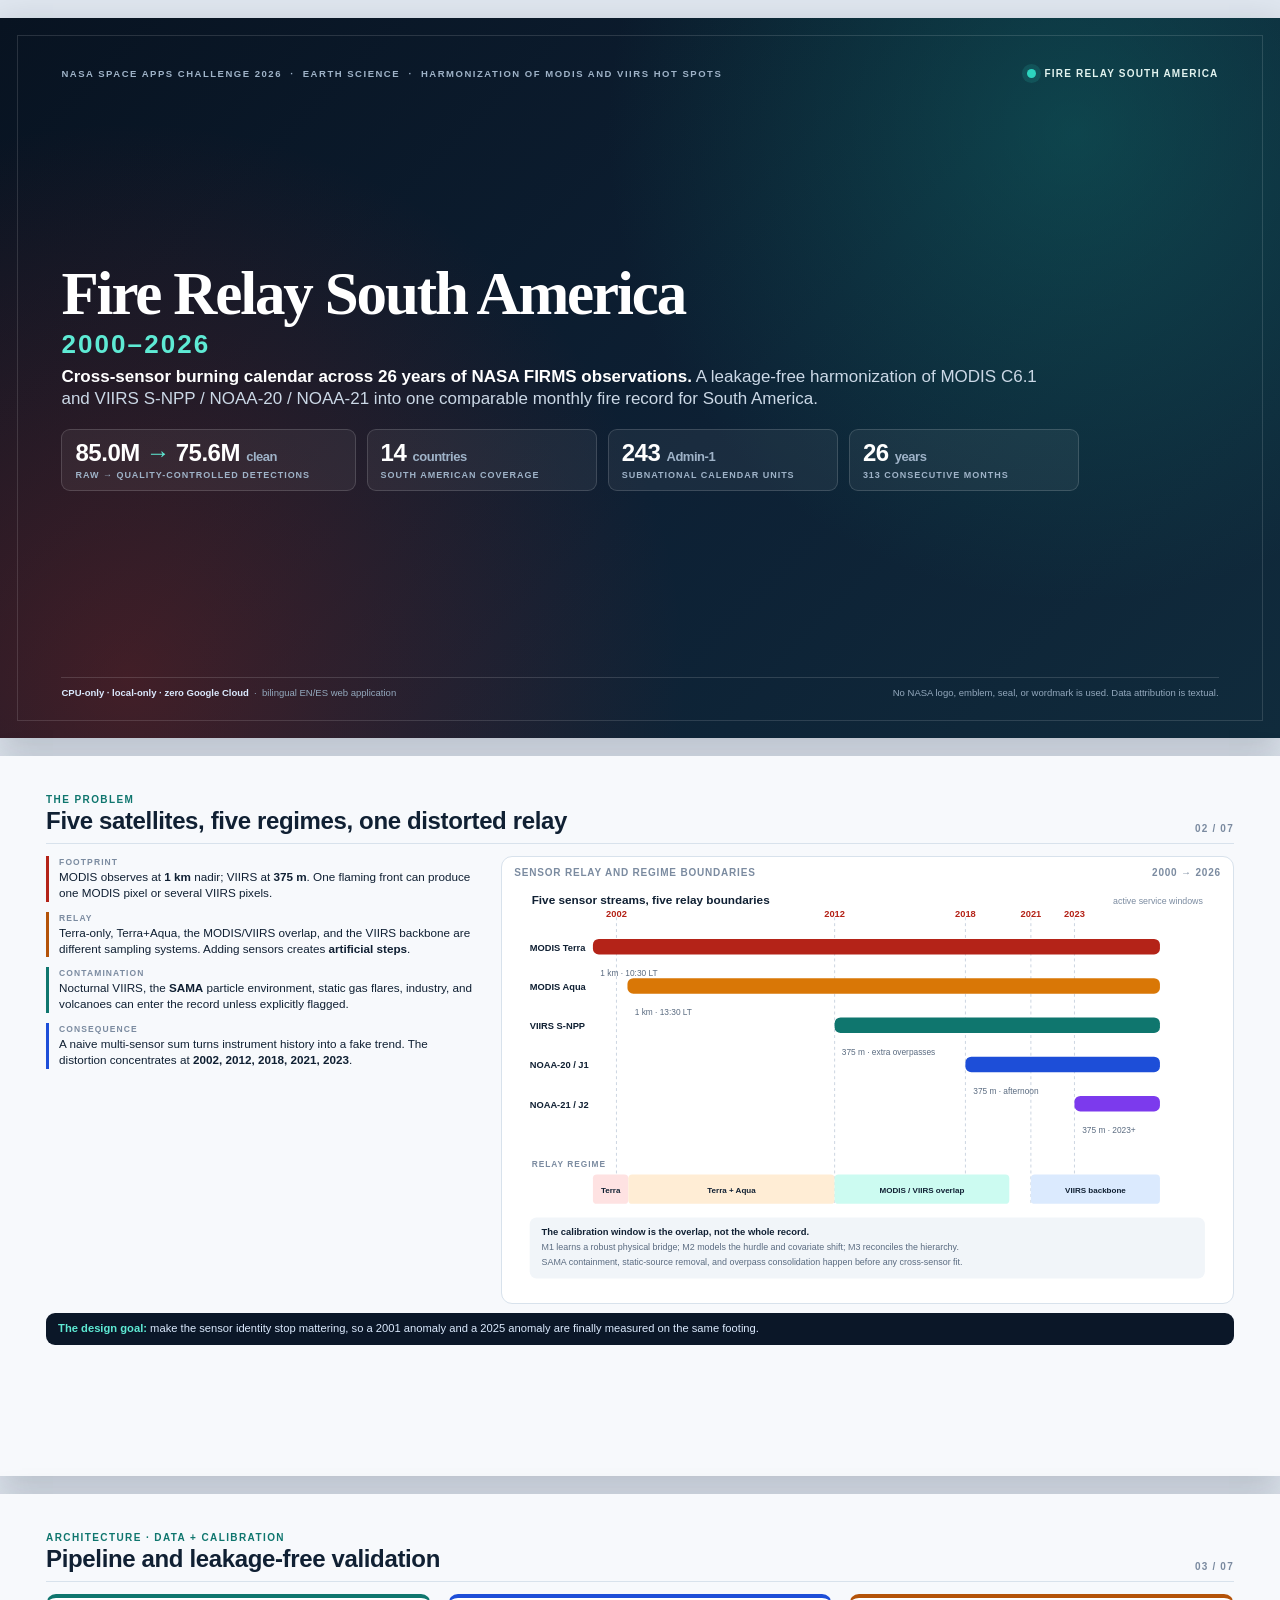
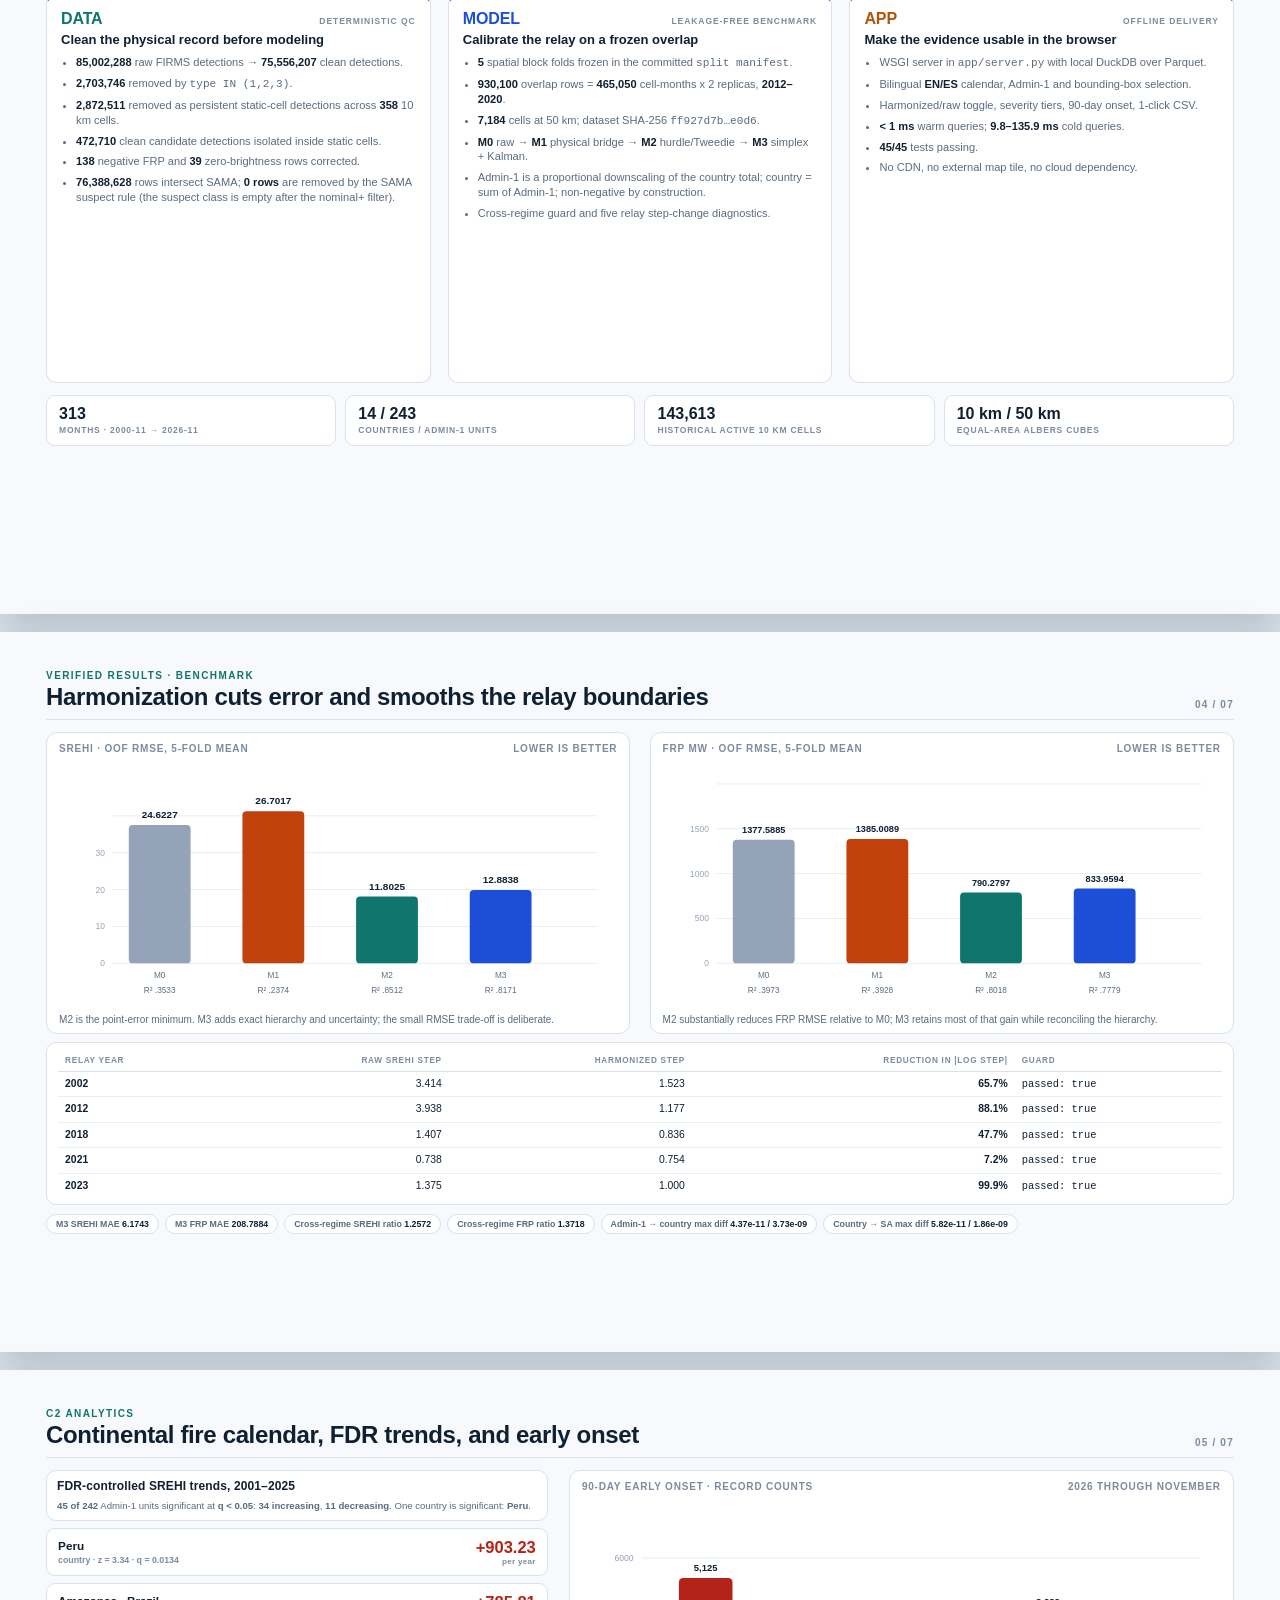
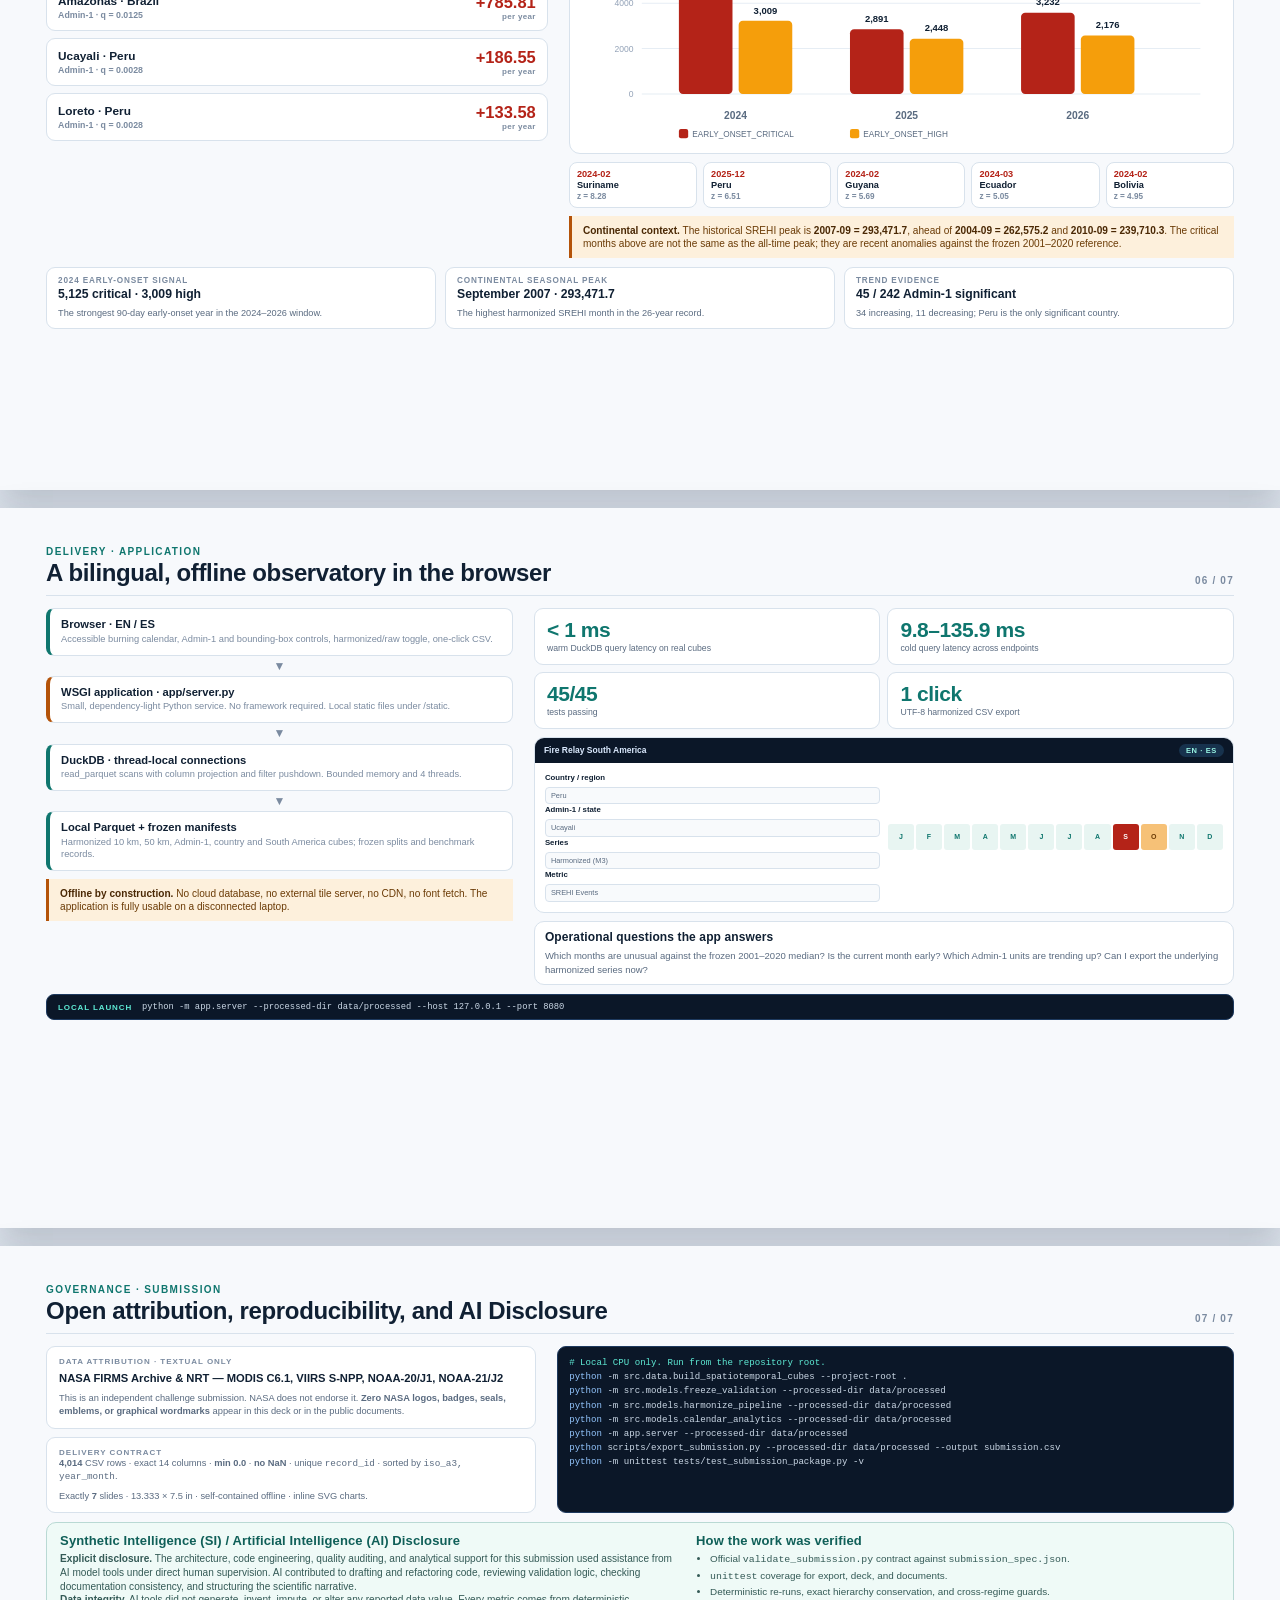
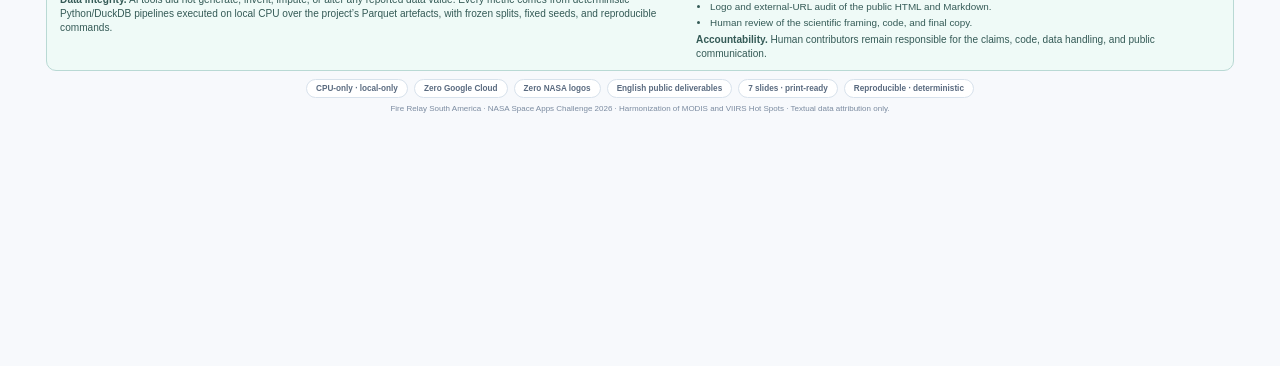
<file: docs/slides_deck_7pages.html>
<!doctype html>
<html lang="en">
<head>
<meta charset="utf-8">
<meta name="viewport" content="width=device-width, initial-scale=1">
<title>Fire Relay South America — 7-Slide Submission Deck</title>
<style>
  @page { size: 13.333in 7.5in; margin: 0; }

  :root {
    --ink: #102033;
    --muted: #5a6b80;
    --soft: #7b8ba0;
    --line: #d8e2ec;
    --paper: #f7f9fc;
    --panel: #ffffff;
    --navy: #0b1728;
    --teal: #0f766e;
    --teal-soft: #d9f0ec;
    --fire: #b42318;
    --amber: #b45309;
    --amber-soft: #fdf0dc;
    --blue: #1d4ed8;
    --blue-soft: #e4ecff;
    --slate: #64748b;
    --slate-soft: #eef2f7;
  }

  * { box-sizing: border-box; }

  html, body {
    margin: 0;
    padding: 0;
    background: #dfe6ef;
  }

  body {
    color: var(--ink);
    font-family: "Segoe UI", "Helvetica Neue", Arial, sans-serif;
    -webkit-font-smoothing: antialiased;
    -webkit-print-color-adjust: exact;
    print-color-adjust: exact;
  }

  .slide {
    position: relative;
    width: 13.333in;
    height: 7.5in;
    padding: 0.40in 0.48in 0.30in;
    margin: 18px auto;
    overflow: hidden;
    background: var(--paper);
    box-shadow: 0 10px 34px rgba(15, 23, 42, 0.20);
    break-after: page;
    page-break-after: always;
    -webkit-print-color-adjust: exact;
    print-color-adjust: exact;
  }

  .slide:last-of-type {
    break-after: auto;
    page-break-after: auto;
    margin-bottom: 0;
  }

  .slide-head {
    display: flex;
    align-items: flex-end;
    justify-content: space-between;
    gap: 24px;
    border-bottom: 1px solid var(--line);
    padding-bottom: 9px;
    margin-bottom: 12px;
  }

  .kicker {
    display: block;
    margin-bottom: 3px;
    color: var(--teal);
    font-size: 10px;
    font-weight: 800;
    letter-spacing: 0.14em;
    text-transform: uppercase;
  }

  h2 {
    margin: 0;
    font-size: 24px;
    line-height: 1.08;
    letter-spacing: -0.015em;
  }

  .slide-num {
    flex: 0 0 auto;
    color: var(--soft);
    font-size: 10px;
    font-weight: 700;
    letter-spacing: 0.12em;
    text-transform: uppercase;
  }

  p { margin: 0; }
  strong { font-weight: 800; }
  .mono { font-family: "Cascadia Mono", "Consolas", "Liberation Mono", monospace; }

  #slide-1 {
    display: flex;
    flex-direction: column;
    justify-content: space-between;
    padding: 0.52in 0.64in 0.42in;
    color: #f8fafc;
    background:
      radial-gradient(circle at 84% 16%, rgba(15, 118, 110, 0.42), transparent 38%),
      radial-gradient(circle at 10% 92%, rgba(180, 35, 24, 0.32), transparent 42%),
      linear-gradient(135deg, #081321 0%, #0d2034 56%, #102b3c 100%);
  }

  #slide-1::after {
    content: "";
    position: absolute;
    inset: 0.18in;
    border: 1px solid rgba(255, 255, 255, 0.13);
    pointer-events: none;
  }

  #slide-1 > * { position: relative; z-index: 1; }

  .cover-top {
    display: flex;
    align-items: center;
    justify-content: space-between;
    gap: 18px;
    color: #9fb3c8;
    font-size: 9.5px;
    font-weight: 700;
    letter-spacing: 0.16em;
    text-transform: uppercase;
  }

  .cover-mark {
    display: inline-flex;
    align-items: center;
    gap: 9px;
    color: #e2f3ef;
    font-size: 10px;
    letter-spacing: 0.12em;
  }

  .cover-mark span.dot {
    width: 9px;
    height: 9px;
    border-radius: 50%;
    background: #2dd4bf;
    box-shadow: 0 0 0 5px rgba(45, 212, 191, 0.14);
  }

  .cover-main { max-width: 10.6in; }

  #slide-1 h1 {
    margin: 0 0 8px;
    font-family: "Iowan Old Style", "Palatino Linotype", "Book Antiqua", Georgia, serif;
    font-size: 61px;
    line-height: 0.98;
    letter-spacing: -0.035em;
    color: #ffffff;
  }

  #slide-1 h1 .years {
    display: block;
    margin-top: 8px;
    font-family: "Segoe UI", "Helvetica Neue", Arial, sans-serif;
    color: #5eead4;
    font-size: 26px;
    font-weight: 700;
    letter-spacing: 0.08em;
  }

  #slide-1 .subtitle {
    max-width: 10.2in;
    color: #cbd8e6;
    font-size: 17px;
    line-height: 1.34;
  }

  #slide-1 .subtitle strong { color: #ffffff; }

  .cover-stats {
    display: grid;
    grid-template-columns: 1.15fr 0.9fr 0.9fr 0.9fr;
    gap: 11px;
    margin-top: 18px;
  }

  .cover-stat {
    padding: 11px 13px 10px;
    border: 1px solid rgba(255, 255, 255, 0.15);
    border-radius: 9px;
    background: rgba(255, 255, 255, 0.055);
  }

  .cover-stat .value {
    color: #ffffff;
    font-size: 24px;
    font-weight: 800;
    line-height: 1;
    letter-spacing: -0.02em;
  }

  .cover-stat .value .arrow { color: #5eead4; font-weight: 600; }
  .cover-stat .value .unit { color: #9fb3c8; font-size: 13px; font-weight: 700; }
  .cover-stat .label {
    margin-top: 5px;
    color: #9fb3c8;
    font-size: 9px;
    font-weight: 700;
    letter-spacing: 0.11em;
    text-transform: uppercase;
  }

  .cover-foot {
    display: flex;
    justify-content: space-between;
    gap: 18px;
    border-top: 1px solid rgba(255, 255, 255, 0.14);
    padding-top: 9px;
    color: #93a8bd;
    font-size: 9.5px;
  }

  .cover-foot strong { color: #dbeafe; }

  .two-col {
    display: grid;
    grid-template-columns: 0.37fr 0.63fr;
    gap: 0.26in;
  }

  .stack { display: flex; flex-direction: column; gap: 9px; }

  .card {
    border: 1px solid var(--line);
    border-radius: 10px;
    background: var(--panel);
    padding: 11px 13px;
  }

  .card h3 {
    margin: 0 0 5px;
    color: var(--ink);
    font-size: 12px;
    line-height: 1.2;
    letter-spacing: 0.01em;
  }

  .card p, .card li {
    color: var(--muted);
    font-size: 11.5px;
    line-height: 1.42;
  }

  .card ul {
    margin: 3px 0 0;
    padding-left: 15px;
  }

  .card li + li { margin-top: 3px; }

  .problem-list { gap: 10px; }

  .problem-item {
    border-left: 3px solid var(--fire);
    padding: 1px 0 1px 10px;
  }

  .problem-item:nth-child(2) { border-left-color: var(--amber); }
  .problem-item:nth-child(3) { border-left-color: var(--teal); }
  .problem-item:nth-child(4) { border-left-color: var(--blue); }

  .problem-item .tag {
    display: block;
    margin-bottom: 2px;
    color: var(--soft);
    font-size: 8.5px;
    font-weight: 800;
    letter-spacing: 0.13em;
    text-transform: uppercase;
  }

  .problem-item p {
    color: var(--ink);
    font-size: 11.7px;
    line-height: 1.35;
  }

  .chart-panel {
    border: 1px solid var(--line);
    border-radius: 11px;
    background: var(--panel);
    padding: 10px 12px 7px;
  }

  .chart-panel .chart-title {
    display: flex;
    justify-content: space-between;
    gap: 14px;
    margin-bottom: 2px;
    font-size: 10px;
    font-weight: 800;
    letter-spacing: 0.08em;
    color: var(--soft);
    text-transform: uppercase;
  }

  svg { display: block; width: 100%; height: auto; }
  svg text { font-family: "Segoe UI", "Helvetica Neue", Arial, sans-serif; }

  .takeaway {
    margin-top: 9px;
    border-radius: 9px;
    padding: 8px 12px;
    background: var(--navy);
    color: #dbeafe;
    font-size: 11.2px;
    line-height: 1.35;
  }

  .takeaway strong { color: #5eead4; }

  .pipeline {
    display: grid;
    grid-template-columns: 1fr 1fr 1fr;
    gap: 0.18in;
  }

  .stage {
    border: 1px solid var(--line);
    border-top: 4px solid var(--teal);
    border-radius: 10px;
    background: var(--panel);
    padding: 12px 14px 11px;
    min-height: 4.05in;
  }

  .stage:nth-child(2) { border-top-color: var(--blue); }
  .stage:nth-child(3) { border-top-color: var(--amber); }

  .stage .stage-id {
    display: flex;
    align-items: baseline;
    justify-content: space-between;
    gap: 10px;
    margin-bottom: 4px;
  }

  .stage .stage-id b {
    color: var(--teal);
    font-size: 16px;
    letter-spacing: -0.01em;
  }

  .stage:nth-child(2) .stage-id b { color: var(--blue); }
  .stage:nth-child(3) .stage-id b { color: var(--amber); }

  .stage .stage-id span {
    color: var(--soft);
    font-size: 8.5px;
    font-weight: 800;
    letter-spacing: 0.11em;
    text-transform: uppercase;
    text-align: right;
  }

  .stage h3 {
    margin: 0 0 7px;
    font-size: 13px;
    line-height: 1.18;
  }

  .stage ul {
    margin: 0;
    padding-left: 15px;
  }

  .stage li {
    margin: 0 0 6px;
    color: var(--muted);
    font-size: 11.1px;
    line-height: 1.35;
  }

  .stage li strong { color: var(--ink); }

  .fact-strip {
    display: grid;
    grid-template-columns: repeat(4, 1fr);
    gap: 9px;
    margin-top: 12px;
  }

  .fact {
    border: 1px solid var(--line);
    border-radius: 9px;
    background: #fff;
    padding: 10px 12px;
  }

  .fact .n {
    color: var(--ink);
    font-size: 16px;
    font-weight: 800;
    line-height: 1;
  }

  .fact .l {
    margin-top: 3px;
    color: var(--soft);
    font-size: 8.5px;
    font-weight: 800;
    letter-spacing: 0.09em;
    text-transform: uppercase;
  }

  .chart-grid {
    display: grid;
    grid-template-columns: 1fr 1fr;
    gap: 0.20in;
  }

  .result-note {
    margin-top: 7px;
    color: var(--muted);
    font-size: 10px;
    line-height: 1.32;
  }

  table {
    width: 100%;
    border-collapse: collapse;
    font-size: 10.4px;
    line-height: 1.2;
  }

  th {
    padding: 5px 7px;
    border-bottom: 1px solid var(--line);
    color: var(--soft);
    font-size: 8.2px;
    font-weight: 800;
    letter-spacing: 0.09em;
    text-align: left;
    text-transform: uppercase;
  }

  td {
    padding: 6px 7px;
    border-bottom: 1px solid #e9eff5;
    color: var(--ink);
  }

  tr:last-child td { border-bottom: 0; }
  td.num, th.num { text-align: right; }

  .chip-row {
    display: flex;
    flex-wrap: wrap;
    gap: 6px;
    margin-top: 9px;
  }

  .chip {
    display: inline-block;
    border: 1px solid var(--line);
    border-radius: 20px;
    background: #fff;
    padding: 4px 9px;
    color: var(--muted);
    font-size: 8.8px;
    font-weight: 700;
  }

  .chip strong { color: var(--ink); }

  .analytics-grid {
    display: grid;
    grid-template-columns: 0.43fr 0.57fr;
    gap: 0.22in;
  }

  .trend-list { display: flex; flex-direction: column; gap: 7px; }

  .trend {
    display: grid;
    grid-template-columns: 1fr auto;
    gap: 8px;
    align-items: center;
    border: 1px solid var(--line);
    border-radius: 9px;
    background: #fff;
    padding: 9px 11px;
  }

  .trend .place {
    color: var(--ink);
    font-size: 11.8px;
    font-weight: 800;
    line-height: 1.15;
  }

  .trend .meta {
    margin-top: 2px;
    color: var(--soft);
    font-size: 8.8px;
    font-weight: 700;
  }

  .trend .slope {
    color: var(--fire);
    font-size: 16.5px;
    font-weight: 800;
    text-align: right;
    white-space: nowrap;
  }

  .trend .slope small {
    display: block;
    color: var(--soft);
    font-size: 8px;
    font-weight: 700;
    letter-spacing: 0.04em;
  }

  .extreme-grid {
    display: grid;
    grid-template-columns: repeat(5, 1fr);
    gap: 6px;
    margin-top: 8px;
  }

  .extreme {
    border: 1px solid var(--line);
    border-radius: 8px;
    background: #fff;
    padding: 6px 7px;
  }

  .extreme .when {
    color: var(--fire);
    font-size: 9.2px;
    font-weight: 800;
  }

  .extreme .where {
    margin-top: 1px;
    color: var(--ink);
    font-size: 9.2px;
    font-weight: 700;
    line-height: 1.12;
  }

  .extreme .z {
    margin-top: 2px;
    color: var(--soft);
    font-size: 8.2px;
    font-weight: 700;
  }

  .peak-note {
    margin-top: 8px;
    border-left: 3px solid var(--amber);
    background: var(--amber-soft);
    padding: 8px 11px;
    color: #6b3b06;
    font-size: 10.1px;
    line-height: 1.3;
  }

  .peak-note strong { color: #4a2804; }

  .app-grid {
    display: grid;
    grid-template-columns: 0.8fr 1.2fr;
    gap: 0.22in;
  }

  .arch {
    display: flex;
    flex-direction: column;
    gap: 6px;
  }

  .arch-box {
    position: relative;
    border: 1px solid var(--line);
    border-left: 4px solid var(--teal);
    border-radius: 8px;
    background: #fff;
    padding: 9px 11px;
  }

  .arch-box:nth-child(2) { border-left-color: var(--blue); }
  .arch-box:nth-child(3) { border-left-color: var(--amber); }
  .arch-box:nth-child(4) { border-left-color: var(--slate); }

  .arch-box b {
    display: block;
    color: var(--ink);
    font-size: 11.2px;
    line-height: 1.2;
  }

  .arch-box span {
    display: block;
    margin-top: 2px;
    color: var(--soft);
    font-size: 9.3px;
    line-height: 1.28;
  }

  .arch-arrow {
    color: var(--soft);
    font-size: 12px;
    line-height: 0.7;
    text-align: center;
  }

  .feature-grid {
    display: grid;
    grid-template-columns: 1fr 1fr;
    gap: 7px;
  }

  .feature {
    border: 1px solid var(--line);
    border-radius: 9px;
    background: #fff;
    padding: 10px 12px;
  }

  .feature .big {
    color: var(--teal);
    font-size: 21px;
    font-weight: 800;
    line-height: 1;
    letter-spacing: -0.02em;
  }

  .feature .big small { color: var(--soft); font-size: 9px; font-weight: 700; }

  .feature .label {
    margin-top: 3px;
    color: var(--muted);
    font-size: 8.7px;
    line-height: 1.22;
  }

  .ui-mock {
    margin-top: 8px;
    border: 1px solid var(--line);
    border-radius: 10px;
    background: #fff;
    overflow: hidden;
  }

  .ui-bar {
    display: flex;
    align-items: center;
    justify-content: space-between;
    gap: 10px;
    padding: 6px 9px;
    background: var(--navy);
    color: #dbeafe;
    font-size: 8.5px;
    font-weight: 700;
  }

  .ui-bar .pill {
    border-radius: 10px;
    background: #17324d;
    padding: 2px 7px;
    color: #99f6e4;
    font-size: 7.5px;
    letter-spacing: 0.08em;
  }

  .ui-body {
    display: grid;
    grid-template-columns: 1fr 1fr;
    gap: 8px;
    padding: 9px 10px 10px;
  }

  .ui-controls {
    color: var(--soft);
    font-size: 7.8px;
    line-height: 1.55;
  }

  .ui-controls b { color: var(--ink); }

  .ui-field {
    margin-top: 3px;
    border: 1px solid var(--line);
    border-radius: 4px;
    background: #f8fafc;
    padding: 2px 5px;
    color: var(--muted);
    font-size: 7.4px;
  }

  .calendar-strip {
    display: grid;
    grid-template-columns: repeat(12, 1fr);
    gap: 2px;
    align-content: center;
  }

  .calendar-strip span {
    display: flex;
    align-items: center;
    justify-content: center;
    height: 26px;
    border-radius: 3px;
    background: #e8f5f2;
    color: #0f766e;
    font-size: 7px;
    font-weight: 800;
  }

  .calendar-strip span.peak {
    background: #b42318;
    color: #fff;
  }

  .calendar-strip span.warm {
    background: #f6c177;
    color: #6b3b06;
  }

  .govern-grid {
    display: grid;
    grid-template-columns: 0.42fr 0.58fr;
    gap: 0.22in;
  }

  .code-box {
    border: 1px solid #1e3a5f;
    border-radius: 9px;
    background: #0b1728;
    padding: 9px 11px;
    color: #cbd8e6;
    font-family: "Cascadia Mono", "Consolas", "Liberation Mono", monospace;
    font-size: 9.1px;
    line-height: 1.55;
    white-space: pre-wrap;
    overflow-wrap: anywhere;
  }

  .code-box .c { color: #5eead4; }
  .code-box .m { color: #93c5fd; }

  .attribution {
    border: 1px solid var(--line);
    border-radius: 9px;
    background: #fff;
    padding: 10px 12px;
  }

  .attribution .label {
    color: var(--soft);
    font-size: 8px;
    font-weight: 800;
    letter-spacing: 0.12em;
    text-transform: uppercase;
  }

  .attribution .source {
    margin-top: 5px;
    color: var(--ink);
    font-size: 11.2px;
    font-weight: 800;
    line-height: 1.35;
  }

  .attribution p {
    margin-top: 6px;
    color: var(--muted);
    font-size: 9.3px;
    line-height: 1.35;
  }

  .disclosure {
    display: grid;
    grid-template-columns: 0.54fr 0.46fr;
    gap: 0.22in;
    margin-top: 9px;
    border: 1px solid #b9d9d4;
    border-radius: 10px;
    background: #effaf7;
    padding: 10px 13px;
  }

  .disclosure h3 {
    margin: 0 0 4px;
    color: #0f5f58;
    font-size: 13px;
    letter-spacing: 0.01em;
  }

  .disclosure p {
    color: #345a56;
    font-size: 10.1px;
    line-height: 1.36;
  }

  .disclosure ul {
    margin: 2px 0 0;
    padding-left: 14px;
    color: #345a56;
    font-size: 9.9px;
    line-height: 1.35;
  }

  .disclosure li + li { margin-top: 2px; }

  .compliance-row {
    display: flex;
    flex-wrap: wrap;
    justify-content: center;
    gap: 6px;
    margin-top: 8px;
  }

  .compliance-row .chip {
    background: #fff;
    font-size: 8.2px;
  }

  .fineprint {
    margin-top: 6px;
    color: var(--soft);
    font-size: 8px;
    line-height: 1.3;
    text-align: center;
  }

  .insight-strip {
    display: grid;
    grid-template-columns: repeat(3, 1fr);
    gap: 9px;
    margin-top: 9px;
  }

  .insight {
    border: 1px solid var(--line);
    border-radius: 9px;
    background: #fff;
    padding: 8px 11px;
  }

  .insight .ik {
    display: block;
    color: var(--soft);
    font-size: 8.2px;
    font-weight: 800;
    letter-spacing: 0.10em;
    text-transform: uppercase;
  }

  .insight .iv {
    display: block;
    margin-top: 2px;
    color: var(--ink);
    font-size: 12.2px;
    font-weight: 800;
    line-height: 1.2;
  }

  .insight .ip {
    margin-top: 2px;
    color: var(--muted);
    font-size: 9.2px;
    line-height: 1.28;
  }

  .command-strip {
    display: flex;
    align-items: center;
    gap: 10px;
    margin-top: 9px;
    border: 1px solid #1e3a5f;
    border-radius: 8px;
    background: #0b1728;
    padding: 7px 11px;
    color: #cbd8e6;
    font-size: 9px;
  }

  .command-strip .cl {
    flex: 0 0 auto;
    color: #5eead4;
    font-size: 8px;
    font-weight: 800;
    letter-spacing: 0.11em;
    text-transform: uppercase;
  }

  .command-strip code {
    font-family: "Cascadia Mono", "Consolas", "Liberation Mono", monospace;
    font-size: 8.8px;
    white-space: nowrap;
    overflow: hidden;
    text-overflow: ellipsis;
  }

  @media print {
    html, body { background: #ffffff; }
    .slide {
      margin: 0;
      box-shadow: none;
      border-radius: 0;
    }
    .slide:last-of-type {
      break-after: auto;
      page-break-after: auto;
    }
  }

  @media screen and (max-width: 900px) {
    .slide { width: 100%; height: auto; min-height: 7.5in; }
    .two-col, .pipeline, .chart-grid, .analytics-grid, .app-grid, .govern-grid, .disclosure {
      grid-template-columns: 1fr;
    }
    .cover-stats, .fact-strip, .extreme-grid { grid-template-columns: 1fr 1fr; }
  }
</style>
</head>
<body>

<!-- SLIDE 1 -->
<section class="slide" id="slide-1" data-layout="cover">
  <div class="cover-top">
    <span>NASA Space Apps Challenge 2026 &nbsp;·&nbsp; Earth Science &nbsp;·&nbsp; Harmonization of MODIS and VIIRS Hot Spots</span>
    <span class="cover-mark"><span class="dot"></span> Fire Relay South America</span>
  </div>

  <div class="cover-main">
    <h1>Fire Relay South America<span class="years">2000–2026</span></h1>
    <p class="subtitle">
      <strong>Cross-sensor burning calendar across 26 years of NASA FIRMS observations.</strong>
      A leakage-free harmonization of MODIS C6.1 and VIIRS S-NPP / NOAA-20 / NOAA-21 into one comparable monthly fire record for South America.
    </p>
    <div class="cover-stats">
      <div class="cover-stat">
        <div class="value">85.0M <span class="arrow">→</span> 75.6M <span class="unit">clean</span></div>
        <div class="label">Raw → quality-controlled detections</div>
      </div>
      <div class="cover-stat">
        <div class="value">14 <span class="unit">countries</span></div>
        <div class="label">South American coverage</div>
      </div>
      <div class="cover-stat">
        <div class="value">243 <span class="unit">Admin-1</span></div>
        <div class="label">Subnational calendar units</div>
      </div>
      <div class="cover-stat">
        <div class="value">26 <span class="unit">years</span></div>
        <div class="label">313 consecutive months</div>
      </div>
    </div>
  </div>

  <div class="cover-foot">
    <span><strong>CPU-only · local-only · zero Google Cloud</strong> &nbsp;·&nbsp; bilingual EN/ES web application</span>
    <span>No NASA logo, emblem, seal, or wordmark is used. Data attribution is textual.</span>
  </div>
</section>

<!-- SLIDE 2 -->
<section class="slide" id="slide-2">
  <div class="slide-head">
    <div>
      <span class="kicker">The problem</span>
      <h2>Five satellites, five regimes, one distorted relay</h2>
    </div>
    <span class="slide-num">02 / 07</span>
  </div>

  <div class="two-col">
    <div class="stack problem-list">
      <div class="problem-item">
        <span class="tag">Footprint</span>
        <p>MODIS observes at <strong>1 km</strong> nadir; VIIRS at <strong>375 m</strong>. One flaming front can produce one MODIS pixel or several VIIRS pixels.</p>
      </div>
      <div class="problem-item">
        <span class="tag">Relay</span>
        <p>Terra-only, Terra+Aqua, the MODIS/VIIRS overlap, and the VIIRS backbone are different sampling systems. Adding sensors creates <strong>artificial steps</strong>.</p>
      </div>
      <div class="problem-item">
        <span class="tag">Contamination</span>
        <p>Nocturnal VIIRS, the <strong>SAMA</strong> particle environment, static gas flares, industry, and volcanoes can enter the record unless explicitly flagged.</p>
      </div>
      <div class="problem-item">
        <span class="tag">Consequence</span>
        <p>A naive multi-sensor sum turns instrument history into a fake trend. The distortion concentrates at <strong>2002, 2012, 2018, 2021, 2023</strong>.</p>
      </div>
    </div>

    <div class="chart-panel">
      <div class="chart-title"><span>Sensor relay and regime boundaries</span><span>2000 → 2026</span></div>
      <svg viewBox="0 0 720 424" role="img" aria-label="Timeline of five satellite streams and five relay boundaries from 2000 to 2026">
        <rect x="0" y="0" width="720" height="424" rx="9" fill="#ffffff"/>
        <text x="18" y="24" fill="#102033" font-size="12" font-weight="800">Five sensor streams, five relay boundaries</text>
        <text x="702" y="24" fill="#7b8ba0" font-size="9" text-anchor="end">active service windows</text>

        <!-- boundary markers: x = 60 + (year - 2000) / 27 * 600 -->
        <g stroke="#cbd5e1" stroke-width="1" stroke-dasharray="3 3">
          <line x1="104.4" y1="38" x2="104.4" y2="330"/>
          <line x1="326.7" y1="38" x2="326.7" y2="330"/>
          <line x1="460.0" y1="38" x2="460.0" y2="330"/>
          <line x1="526.7" y1="38" x2="526.7" y2="330"/>
          <line x1="571.1" y1="38" x2="571.1" y2="330"/>
        </g>
        <g fill="#b42318" font-size="9.5" font-weight="800" text-anchor="middle">
          <text x="104.4" y="38">2002</text>
          <text x="326.7" y="38">2012</text>
          <text x="460.0" y="38">2018</text>
          <text x="526.7" y="38">2021</text>
          <text x="571.1" y="38">2023</text>
        </g>

        <!-- rows -->
        <g font-size="9.5" font-weight="700">
          <text x="16" y="72" fill="#102033">MODIS Terra</text>
          <text x="16" y="112" fill="#102033">MODIS Aqua</text>
          <text x="16" y="152" fill="#102033">VIIRS S-NPP</text>
          <text x="16" y="192" fill="#102033">NOAA-20 / J1</text>
          <text x="16" y="232" fill="#102033">NOAA-21 / J2</text>
        </g>

        <g>
          <rect x="80.4" y="60" width="577.8" height="16" rx="6" fill="#b42318"/>
          <rect x="115.6" y="100" width="542.6" height="16" rx="6" fill="#d97706"/>
          <rect x="326.7" y="140" width="331.5" height="16" rx="6" fill="#0f766e"/>
          <rect x="460.0" y="180" width="198.2" height="16" rx="6" fill="#1d4ed8"/>
          <rect x="571.1" y="220" width="87.1" height="16" rx="6" fill="#7c3aed"/>
        </g>

        <g fill="#5a6b80" font-size="8.5">
          <text x="88" y="98">1 km · 10:30 LT</text>
          <text x="123" y="138">1 km · 13:30 LT</text>
          <text x="334" y="178">375 m · extra overpasses</text>
          <text x="468" y="218">375 m · afternoon</text>
          <text x="579" y="258">375 m · 2023+</text>
        </g>

        <!-- regime band -->
        <text x="18" y="292" fill="#7b8ba0" font-size="8.5" font-weight="800" letter-spacing="1">RELAY REGIME</text>
        <g>
          <rect x="80.4" y="300" width="36.1" height="30" rx="4" fill="#fee2e2"/>
          <rect x="116.5" y="300" width="210.2" height="30" rx="4" fill="#ffedd5"/>
          <rect x="326.7" y="300" width="178.0" height="30" rx="4" fill="#ccfbf1"/>
          <rect x="526.7" y="300" width="131.5" height="30" rx="4" fill="#dbeafe"/>
        </g>
        <g fill="#102033" font-size="8.2" font-weight="800" text-anchor="middle">
          <text x="98.5" y="319">Terra</text>
          <text x="221.6" y="319">Terra + Aqua</text>
          <text x="415.7" y="319">MODIS / VIIRS overlap</text>
          <text x="592.5" y="319">VIIRS backbone</text>
        </g>

        <!-- bottom explanation -->
        <rect x="16" y="344" width="688" height="62" rx="7" fill="#f1f5f9"/>
        <text x="28" y="362" fill="#102033" font-size="9.6" font-weight="800">The calibration window is the overlap, not the whole record.</text>
        <text x="28" y="377" fill="#5a6b80" font-size="9.1">M1 learns a robust physical bridge; M2 models the hurdle and covariate shift; M3 reconciles the hierarchy.</text>
        <text x="28" y="392" fill="#5a6b80" font-size="9.1">SAMA containment, static-source removal, and overpass consolidation happen before any cross-sensor fit.</text>
      </svg>
    </div>
  </div>

  <div class="takeaway">
    <strong>The design goal:</strong> make the sensor identity stop mattering, so a 2001 anomaly and a 2025 anomaly are finally measured on the same footing.
  </div>
</section>

<!-- SLIDE 3 -->
<section class="slide" id="slide-3">
  <div class="slide-head">
    <div>
      <span class="kicker">Architecture · data + calibration</span>
      <h2>Pipeline and leakage-free validation</h2>
    </div>
    <span class="slide-num">03 / 07</span>
  </div>

  <div class="pipeline">
    <div class="stage">
      <div class="stage-id"><b>DATA</b><span>Deterministic QC</span></div>
      <h3>Clean the physical record before modeling</h3>
      <ul>
        <li><strong>85,002,288</strong> raw FIRMS detections → <strong>75,556,207</strong> clean detections.</li>
        <li><strong>2,703,746</strong> removed by <span class="mono">type IN (1,2,3)</span>.</li>
        <li><strong>2,872,511</strong> removed as persistent static-cell detections across <strong>358</strong> 10 km cells.</li>
        <li><strong>472,710</strong> clean candidate detections isolated inside static cells.</li>
        <li><strong>138</strong> negative FRP and <strong>39</strong> zero-brightness rows corrected.</li>
        <li><strong>76,388,628</strong> rows intersect SAMA; <strong>0 rows</strong> are removed by the SAMA suspect rule (the suspect class is empty after the nominal+ filter).</li>
      </ul>
    </div>

    <div class="stage">
      <div class="stage-id"><b>MODEL</b><span>Leakage-free benchmark</span></div>
      <h3>Calibrate the relay on a frozen overlap</h3>
      <ul>
        <li><strong>5</strong> spatial block folds frozen in the committed <span class="mono">split manifest</span>.</li>
        <li><strong>930,100</strong> overlap rows = <strong>465,050</strong> cell-months x 2 replicas, <strong>2012–2020</strong>.</li>
        <li><strong>7,184</strong> cells at 50 km; dataset SHA-256 <span class="mono">ff927d7b…e0d6</span>.</li>
        <li><strong>M0</strong> raw → <strong>M1</strong> physical bridge → <strong>M2</strong> hurdle/Tweedie → <strong>M3</strong> simplex + Kalman.</li>
        <li>Admin-1 is a proportional downscaling of the country total; country = sum of Admin-1; non-negative by construction.</li>
        <li>Cross-regime guard and five relay step-change diagnostics.</li>
      </ul>
    </div>

    <div class="stage">
      <div class="stage-id"><b>APP</b><span>Offline delivery</span></div>
      <h3>Make the evidence usable in the browser</h3>
      <ul>
        <li>WSGI server in <span class="mono">app/server.py</span> with local DuckDB over Parquet.</li>
        <li>Bilingual <strong>EN/ES</strong> calendar, Admin-1 and bounding-box selection.</li>
        <li>Harmonized/raw toggle, severity tiers, 90-day onset, 1-click CSV.</li>
        <li><strong>&lt; 1 ms</strong> warm queries; <strong>9.8–135.9 ms</strong> cold queries.</li>
        <li><strong>45/45</strong> tests passing.</li>
        <li>No CDN, no external map tile, no cloud dependency.</li>
      </ul>
    </div>
  </div>

  <div class="fact-strip">
    <div class="fact"><div class="n">313</div><div class="l">months · 2000-11 → 2026-11</div></div>
    <div class="fact"><div class="n">14 / 243</div><div class="l">countries / Admin-1 units</div></div>
    <div class="fact"><div class="n">143,613</div><div class="l">historical active 10 km cells</div></div>
    <div class="fact"><div class="n">10 km / 50 km</div><div class="l">equal-area Albers cubes</div></div>
  </div>
</section>

<!-- SLIDE 4 -->
<section class="slide" id="slide-4">
  <div class="slide-head">
    <div>
      <span class="kicker">Verified results · benchmark</span>
      <h2>Harmonization cuts error and smooths the relay boundaries</h2>
    </div>
    <span class="slide-num">04 / 07</span>
  </div>

  <div class="chart-grid">
    <div class="chart-panel">
      <div class="chart-title"><span>SREHI · OOF RMSE, 5-fold mean</span><span>lower is better</span></div>
      <svg viewBox="0 0 560 250" role="img" aria-label="Grouped bar chart of SREHI RMSE for M0 through M3">
        <rect x="0" y="0" width="560" height="250" rx="8" fill="#ffffff"/>
        <g stroke="#e6edf4" stroke-width="1">
          <line x1="54" y1="208" x2="540" y2="208"/>
          <line x1="54" y1="171" x2="540" y2="171"/>
          <line x1="54" y1="134" x2="540" y2="134"/>
          <line x1="54" y1="97" x2="540" y2="97"/>
          <line x1="54" y1="60" x2="540" y2="60"/>
        </g>
        <g fill="#94a3b8" font-size="8.5" text-anchor="end">
          <text x="46" y="211">0</text>
          <text x="46" y="174">10</text>
          <text x="46" y="137">20</text>
          <text x="46" y="100">30</text>
        </g>
        <g>
          <rect x="70" y="69.1" width="62" height="138.9" rx="4" fill="#94a3b8"/>
          <rect x="184" y="55.3" width="62" height="152.7" rx="4" fill="#c2410c"/>
          <rect x="298" y="141.0" width="62" height="67.0" rx="4" fill="#0f766e"/>
          <rect x="412" y="134.4" width="62" height="73.6" rx="4" fill="#1d4ed8"/>
        </g>
        <g fill="#102033" font-size="10" font-weight="800" text-anchor="middle">
          <text x="101" y="62">24.6227</text>
          <text x="215" y="48">26.7017</text>
          <text x="329" y="134">11.8025</text>
          <text x="443" y="127">12.8838</text>
        </g>
        <g fill="#5a6b80" font-size="8.3" text-anchor="middle">
          <text x="101" y="223">M0</text>
          <text x="215" y="223">M1</text>
          <text x="329" y="223">M2</text>
          <text x="443" y="223">M3</text>
          <text x="101" y="238">R² .3533</text>
          <text x="215" y="238">R² .2374</text>
          <text x="329" y="238">R² .8512</text>
          <text x="443" y="238">R² .8171</text>
        </g>
      </svg>
      <p class="result-note">M2 is the point-error minimum. M3 adds exact hierarchy and uncertainty; the small RMSE trade-off is deliberate.</p>
    </div>

    <div class="chart-panel">
      <div class="chart-title"><span>FRP MW · OOF RMSE, 5-fold mean</span><span>lower is better</span></div>
      <svg viewBox="0 0 560 250" role="img" aria-label="Grouped bar chart of FRP RMSE for M0 through M3">
        <rect x="0" y="0" width="560" height="250" rx="8" fill="#ffffff"/>
        <g stroke="#e6edf4" stroke-width="1">
          <line x1="54" y1="208" x2="540" y2="208"/>
          <line x1="54" y1="163" x2="540" y2="163"/>
          <line x1="54" y1="118" x2="540" y2="118"/>
          <line x1="54" y1="73" x2="540" y2="73"/>
          <line x1="54" y1="28" x2="540" y2="28"/>
        </g>
        <g fill="#94a3b8" font-size="8.5" text-anchor="end">
          <text x="46" y="211">0</text>
          <text x="46" y="166">500</text>
          <text x="46" y="121">1000</text>
          <text x="46" y="76">1500</text>
        </g>
        <g>
          <rect x="70" y="84.0" width="62" height="124.0" rx="4" fill="#94a3b8"/>
          <rect x="184" y="83.3" width="62" height="124.7" rx="4" fill="#c2410c"/>
          <rect x="298" y="136.9" width="62" height="71.1" rx="4" fill="#0f766e"/>
          <rect x="412" y="133.0" width="62" height="75.0" rx="4" fill="#1d4ed8"/>
        </g>
        <g fill="#102033" font-size="9.2" font-weight="800" text-anchor="middle">
          <text x="101" y="77">1377.5885</text>
          <text x="215" y="76">1385.0089</text>
          <text x="329" y="130">790.2797</text>
          <text x="443" y="126">833.9594</text>
        </g>
        <g fill="#5a6b80" font-size="8.3" text-anchor="middle">
          <text x="101" y="223">M0</text>
          <text x="215" y="223">M1</text>
          <text x="329" y="223">M2</text>
          <text x="443" y="223">M3</text>
          <text x="101" y="238">R² .3973</text>
          <text x="215" y="238">R² .3928</text>
          <text x="329" y="238">R² .8018</text>
          <text x="443" y="238">R² .7779</text>
        </g>
      </svg>
      <p class="result-note">M2 substantially reduces FRP RMSE relative to M0; M3 retains most of that gain while reconciling the hierarchy.</p>
    </div>
  </div>

  <div class="card" style="margin-top:8px; padding:8px 11px 6px;">
    <table>
      <thead>
        <tr>
          <th>Relay year</th>
          <th class="num">Raw SREHI step</th>
          <th class="num">Harmonized step</th>
          <th class="num">Reduction in |log step|</th>
          <th>Guard</th>
        </tr>
      </thead>
      <tbody>
        <tr><td><strong>2002</strong></td><td class="num">3.414</td><td class="num">1.523</td><td class="num"><strong>65.7%</strong></td><td><span class="mono">passed: true</span></td></tr>
        <tr><td><strong>2012</strong></td><td class="num">3.938</td><td class="num">1.177</td><td class="num"><strong>88.1%</strong></td><td><span class="mono">passed: true</span></td></tr>
        <tr><td><strong>2018</strong></td><td class="num">1.407</td><td class="num">0.836</td><td class="num"><strong>47.7%</strong></td><td><span class="mono">passed: true</span></td></tr>
        <tr><td><strong>2021</strong></td><td class="num">0.738</td><td class="num">0.754</td><td class="num"><strong>7.2%</strong></td><td><span class="mono">passed: true</span></td></tr>
        <tr><td><strong>2023</strong></td><td class="num">1.375</td><td class="num">1.000</td><td class="num"><strong>99.9%</strong></td><td><span class="mono">passed: true</span></td></tr>
      </tbody>
    </table>
  </div>

  <div class="chip-row">
    <span class="chip">M3 SREHI MAE <strong>6.1743</strong></span>
    <span class="chip">M3 FRP MAE <strong>208.7884</strong></span>
    <span class="chip">Cross-regime SREHI ratio <strong>1.2572</strong></span>
    <span class="chip">Cross-regime FRP ratio <strong>1.3718</strong></span>
    <span class="chip">Admin-1 → country max diff <strong>4.37e-11 / 3.73e-09</strong></span>
    <span class="chip">Country → SA max diff <strong>5.82e-11 / 1.86e-09</strong></span>
  </div>
</section>

<!-- SLIDE 5 -->
<section class="slide" id="slide-5">
  <div class="slide-head">
    <div>
      <span class="kicker">C2 analytics</span>
      <h2>Continental fire calendar, FDR trends, and early onset</h2>
    </div>
    <span class="slide-num">05 / 07</span>
  </div>

  <div class="analytics-grid">
    <div>
      <div class="card" style="padding:8px 10px;">
        <h3>FDR-controlled SREHI trends, 2001–2025</h3>
        <p style="font-size:9.6px;"><strong>45 of 242</strong> Admin-1 units significant at <strong>q &lt; 0.05</strong>: <strong>34 increasing</strong>, <strong>11 decreasing</strong>. One country is significant: <strong>Peru</strong>.</p>
      </div>
      <div class="trend-list" style="margin-top:7px;">
        <div class="trend">
          <div><div class="place">Peru</div><div class="meta">country · z = 3.34 · q = 0.0134</div></div>
          <div class="slope">+903.23<small>per year</small></div>
        </div>
        <div class="trend">
          <div><div class="place">Amazonas · Brazil</div><div class="meta">Admin-1 · q = 0.0125</div></div>
          <div class="slope">+785.81<small>per year</small></div>
        </div>
        <div class="trend">
          <div><div class="place">Ucayali · Peru</div><div class="meta">Admin-1 · q = 0.0028</div></div>
          <div class="slope">+186.55<small>per year</small></div>
        </div>
        <div class="trend">
          <div><div class="place">Loreto · Peru</div><div class="meta">Admin-1 · q = 0.0028</div></div>
          <div class="slope">+133.58<small>per year</small></div>
        </div>
      </div>
    </div>

    <div>
      <div class="chart-panel">
        <div class="chart-title"><span>90-day early onset · record counts</span><span>2026 through November</span></div>
        <svg viewBox="0 0 620 244" role="img" aria-label="Bar chart of early onset critical and high counts for 2024, 2025, and 2026">
          <rect x="0" y="0" width="620" height="244" rx="8" fill="#ffffff"/>
          <g stroke="#e6edf4" stroke-width="1">
            <line x1="58" y1="194" x2="600" y2="194"/>
            <line x1="58" y1="150" x2="600" y2="150"/>
            <line x1="58" y1="106" x2="600" y2="106"/>
            <line x1="58" y1="62" x2="600" y2="62"/>
          </g>
          <g fill="#94a3b8" font-size="8.3" text-anchor="end">
            <text x="50" y="197">0</text>
            <text x="50" y="153">2000</text>
            <text x="50" y="109">4000</text>
            <text x="50" y="65">6000</text>
          </g>
          <g>
            <rect x="94" y="81.6" width="52" height="112.4" rx="4" fill="#b42318"/>
            <rect x="152" y="123.0" width="52" height="71.0" rx="4" fill="#f59e0b"/>
            <rect x="260" y="131.2" width="52" height="62.8" rx="4" fill="#b42318"/>
            <rect x="318" y="140.4" width="52" height="53.6" rx="4" fill="#f59e0b"/>
            <rect x="426" y="115.2" width="52" height="78.8" rx="4" fill="#b42318"/>
            <rect x="484" y="137.4" width="52" height="56.6" rx="4" fill="#f59e0b"/>
          </g>
          <g fill="#102033" font-size="9.2" font-weight="800" text-anchor="middle">
            <text x="120" y="75">5,125</text>
            <text x="178" y="116">3,009</text>
            <text x="286" y="124">2,891</text>
            <text x="344" y="133">2,448</text>
            <text x="452" y="108">3,232</text>
            <text x="510" y="130">2,176</text>
          </g>
          <g fill="#5a6b80" font-size="10" font-weight="800" text-anchor="middle">
            <text x="149" y="218">2024</text>
            <text x="315" y="218">2025</text>
            <text x="481" y="218">2026</text>
          </g>
          <g font-size="8" fill="#5a6b80">
            <rect x="94" y="228" width="9" height="9" rx="2" fill="#b42318"/><text x="107" y="236">EARLY_ONSET_CRITICAL</text>
            <rect x="260" y="228" width="9" height="9" rx="2" fill="#f59e0b"/><text x="273" y="236">EARLY_ONSET_HIGH</text>
          </g>
        </svg>
      </div>

      <div class="extreme-grid">
        <div class="extreme"><div class="when">2024-02</div><div class="where">Suriname</div><div class="z">z = 8.28</div></div>
        <div class="extreme"><div class="when">2025-12</div><div class="where">Peru</div><div class="z">z = 6.51</div></div>
        <div class="extreme"><div class="when">2024-02</div><div class="where">Guyana</div><div class="z">z = 5.69</div></div>
        <div class="extreme"><div class="when">2024-03</div><div class="where">Ecuador</div><div class="z">z = 5.05</div></div>
        <div class="extreme"><div class="when">2024-02</div><div class="where">Bolivia</div><div class="z">z = 4.95</div></div>
      </div>
      <div class="peak-note">
        <strong>Continental context.</strong> The historical SREHI peak is <strong>2007-09 = 293,471.7</strong>, ahead of <strong>2004-09 = 262,575.2</strong> and <strong>2010-09 = 239,710.3</strong>. The critical months above are not the same as the all-time peak; they are recent anomalies against the frozen 2001–2020 reference.
      </div>
    </div>
  </div>

  <div class="insight-strip">
    <div class="insight"><span class="ik">2024 early-onset signal</span><span class="iv">5,125 critical · 3,009 high</span><span class="ip">The strongest 90-day early-onset year in the 2024–2026 window.</span></div>
    <div class="insight"><span class="ik">Continental seasonal peak</span><span class="iv">September 2007 · 293,471.7</span><span class="ip">The highest harmonized SREHI month in the 26-year record.</span></div>
    <div class="insight"><span class="ik">Trend evidence</span><span class="iv">45 / 242 Admin-1 significant</span><span class="ip">34 increasing, 11 decreasing; Peru is the only significant country.</span></div>
  </div>
</section>

<!-- SLIDE 6 -->
<section class="slide" id="slide-6">
  <div class="slide-head">
    <div>
      <span class="kicker">Delivery · application</span>
      <h2>A bilingual, offline observatory in the browser</h2>
    </div>
    <span class="slide-num">06 / 07</span>
  </div>

  <div class="app-grid">
    <div>
      <div class="arch">
        <div class="arch-box">
          <b>Browser · EN / ES</b>
          <span>Accessible burning calendar, Admin-1 and bounding-box controls, harmonized/raw toggle, one-click CSV.</span>
        </div>
        <div class="arch-arrow">▼</div>
        <div class="arch-box">
          <b>WSGI application · app/server.py</b>
          <span>Small, dependency-light Python service. No framework required. Local static files under /static.</span>
        </div>
        <div class="arch-arrow">▼</div>
        <div class="arch-box">
          <b>DuckDB · thread-local connections</b>
          <span>read_parquet scans with column projection and filter pushdown. Bounded memory and 4 threads.</span>
        </div>
        <div class="arch-arrow">▼</div>
        <div class="arch-box">
          <b>Local Parquet + frozen manifests</b>
          <span>Harmonized 10 km, 50 km, Admin-1, country and South America cubes; frozen splits and benchmark records.</span>
        </div>
      </div>

      <div class="peak-note" style="margin-top:8px;">
        <strong>Offline by construction.</strong> No cloud database, no external tile server, no CDN, no font fetch. The application is fully usable on a disconnected laptop.
      </div>
    </div>

    <div>
      <div class="feature-grid">
        <div class="feature"><div class="big">&lt; 1 ms</div><div class="label">warm DuckDB query latency on real cubes</div></div>
        <div class="feature"><div class="big">9.8–135.9 ms</div><div class="label">cold query latency across endpoints</div></div>
        <div class="feature"><div class="big">45/45</div><div class="label">tests passing</div></div>
        <div class="feature"><div class="big">1 click</div><div class="label">UTF-8 harmonized CSV export</div></div>
      </div>

      <div class="ui-mock">
        <div class="ui-bar"><span>Fire Relay South America</span><span class="pill">EN · ES</span></div>
        <div class="ui-body">
          <div class="ui-controls">
            <b>Country / region</b><div class="ui-field">Peru</div>
            <b>Admin-1 / state</b><div class="ui-field">Ucayali</div>
            <b>Series</b><div class="ui-field">Harmonized (M3)</div>
            <b>Metric</b><div class="ui-field">SREHI Events</div>
          </div>
          <div class="calendar-strip" aria-label="Twelve-month calendar strip">
            <span>J</span><span>F</span><span>M</span><span>A</span><span>M</span><span>J</span>
            <span>J</span><span>A</span><span class="peak">S</span><span class="warm">O</span><span>N</span><span>D</span>
          </div>
        </div>
      </div>

      <div class="card" style="margin-top:8px; padding:8px 10px;">
        <h3>Operational questions the app answers</h3>
        <p style="font-size:9.5px;">Which months are unusual against the frozen 2001–2020 median? Is the current month early? Which Admin-1 units are trending up? Can I export the underlying harmonized series now?</p>
      </div>
    </div>
  </div>

  <div class="command-strip">
    <span class="cl">Local launch</span>
    <code>python -m app.server --processed-dir data/processed --host 127.0.0.1 --port 8080</code>
  </div>
</section>

<!-- SLIDE 7 -->
<section class="slide" id="slide-7">
  <div class="slide-head">
    <div>
      <span class="kicker">Governance · Submission</span>
      <h2>Open attribution, reproducibility, and AI Disclosure</h2>
    </div>
    <span class="slide-num">07 / 07</span>
  </div>

  <div class="govern-grid">
    <div>
      <div class="attribution">
        <div class="label">Data attribution · textual only</div>
        <div class="source">NASA FIRMS Archive &amp; NRT — MODIS C6.1, VIIRS S-NPP, NOAA-20/J1, NOAA-21/J2</div>
        <p>This is an independent challenge submission. NASA does not endorse it. <strong>Zero NASA logos, badges, seals, emblems, or graphical wordmarks</strong> appear in this deck or in the public documents.</p>
      </div>

      <div class="attribution" style="margin-top:8px;">
        <div class="label">Delivery contract</div>
        <p style="margin-top:0; font-size:9.3px;"><strong>4,014</strong> CSV rows · exact 14 columns · <strong>min 0.0</strong> · <strong>no NaN</strong> · unique <span class="mono">record_id</span> · sorted by <span class="mono">iso_a3, year_month</span>.</p>
        <p style="font-size:9.3px;">Exactly <strong>7</strong> slides · 13.333 × 7.5 in · self-contained offline · inline SVG charts.</p>
      </div>
    </div>

    <div class="code-box"><span class="c"># Local CPU only. Run from the repository root.</span>
<span class="m">python</span> -m src.data.build_spatiotemporal_cubes --project-root .
<span class="m">python</span> -m src.models.freeze_validation --processed-dir data/processed
<span class="m">python</span> -m src.models.harmonize_pipeline --processed-dir data/processed
<span class="m">python</span> -m src.models.calendar_analytics --processed-dir data/processed
<span class="m">python</span> -m app.server --processed-dir data/processed
<span class="m">python</span> scripts/export_submission.py --processed-dir data/processed --output submission.csv
<span class="m">python</span> -m unittest tests/test_submission_package.py -v</div>
  </div>

  <div class="disclosure">
    <div>
      <h3>Synthetic Intelligence (SI) / Artificial Intelligence (AI) Disclosure</h3>
      <p><strong>Explicit disclosure.</strong> The architecture, code engineering, quality auditing, and analytical support for this submission used assistance from AI model tools under direct human supervision. AI contributed to drafting and refactoring code, reviewing validation logic, checking documentation consistency, and structuring the scientific narrative.</p>
      <p><strong>Data integrity.</strong> AI tools did not generate, invent, impute, or alter any reported data value. Every metric comes from deterministic Python/DuckDB pipelines executed on local CPU over the project’s Parquet artefacts, with frozen splits, fixed seeds, and reproducible commands.</p>
    </div>
    <div>
      <h3>How the work was verified</h3>
      <ul>
        <li>Official <span class="mono">validate_submission.py</span> contract against <span class="mono">submission_spec.json</span>.</li>
        <li><span class="mono">unittest</span> coverage for export, deck, and documents.</li>
        <li>Deterministic re-runs, exact hierarchy conservation, and cross-regime guards.</li>
        <li>Logo and external-URL audit of the public HTML and Markdown.</li>
        <li>Human review of the scientific framing, code, and final copy.</li>
      </ul>
      <p style="margin-top:4px;"><strong>Accountability.</strong> Human contributors remain responsible for the claims, code, data handling, and public communication.</p>
    </div>
  </div>

  <div class="compliance-row">
    <span class="chip">CPU-only · local-only</span>
    <span class="chip">Zero Google Cloud</span>
    <span class="chip">Zero NASA logos</span>
    <span class="chip">English public deliverables</span>
    <span class="chip">7 slides · print-ready</span>
    <span class="chip">Reproducible · deterministic</span>
  </div>
  <p class="fineprint">Fire Relay South America · NASA Space Apps Challenge 2026 · Harmonization of MODIS and VIIRS Hot Spots · Textual data attribution only.</p>
</section>

</body>
</html>
</file>
